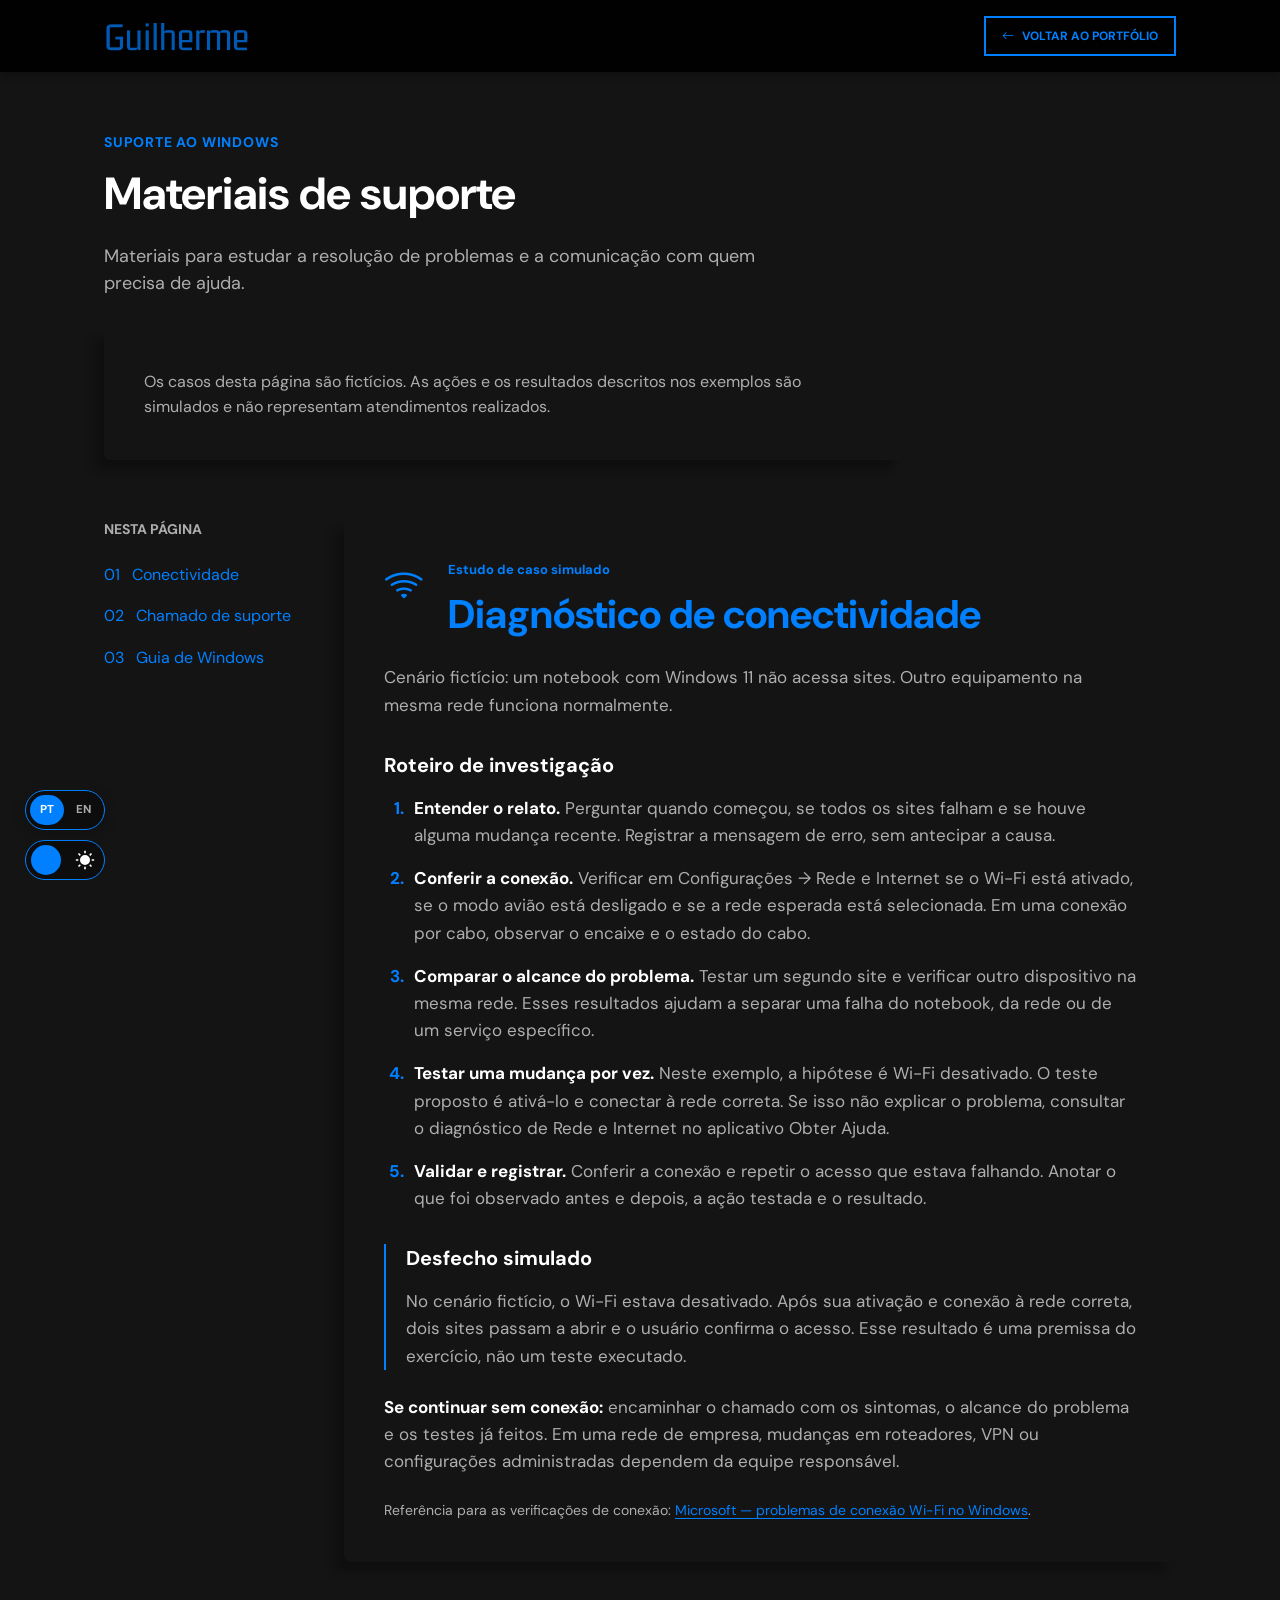
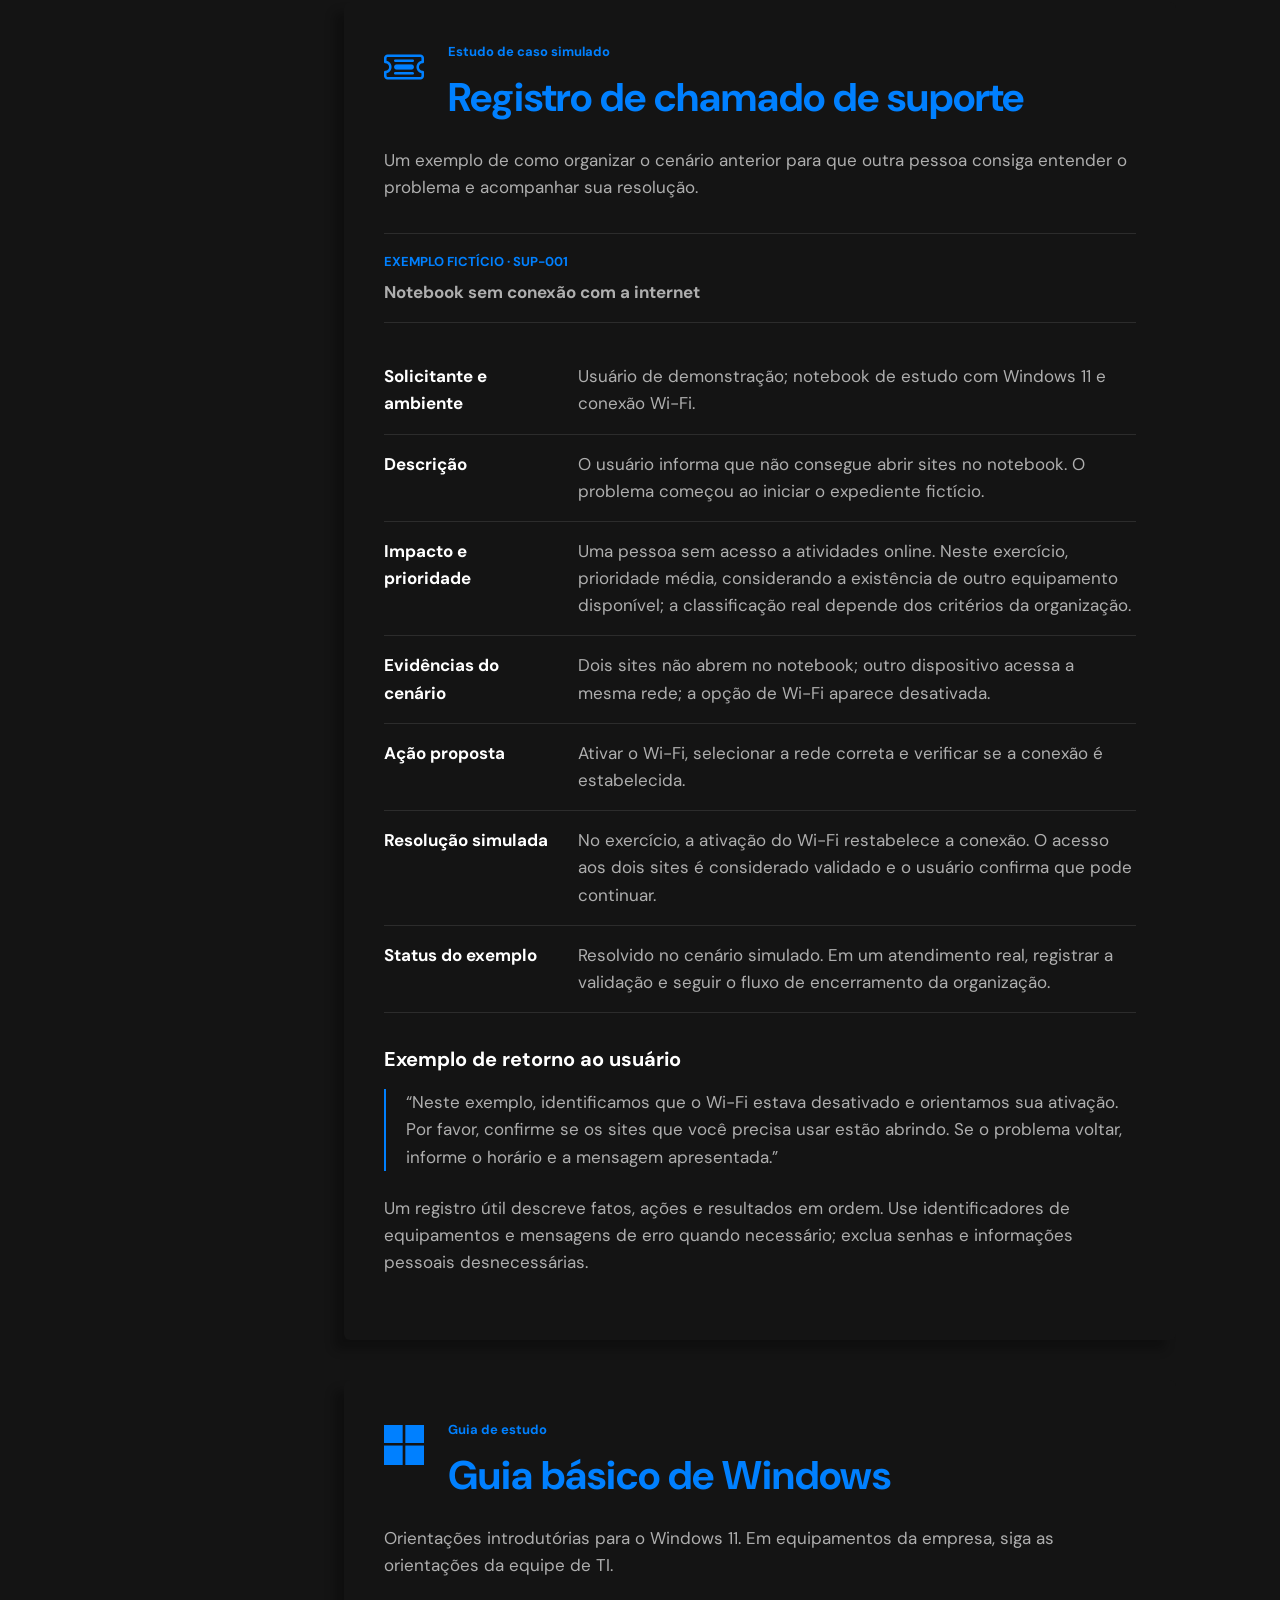
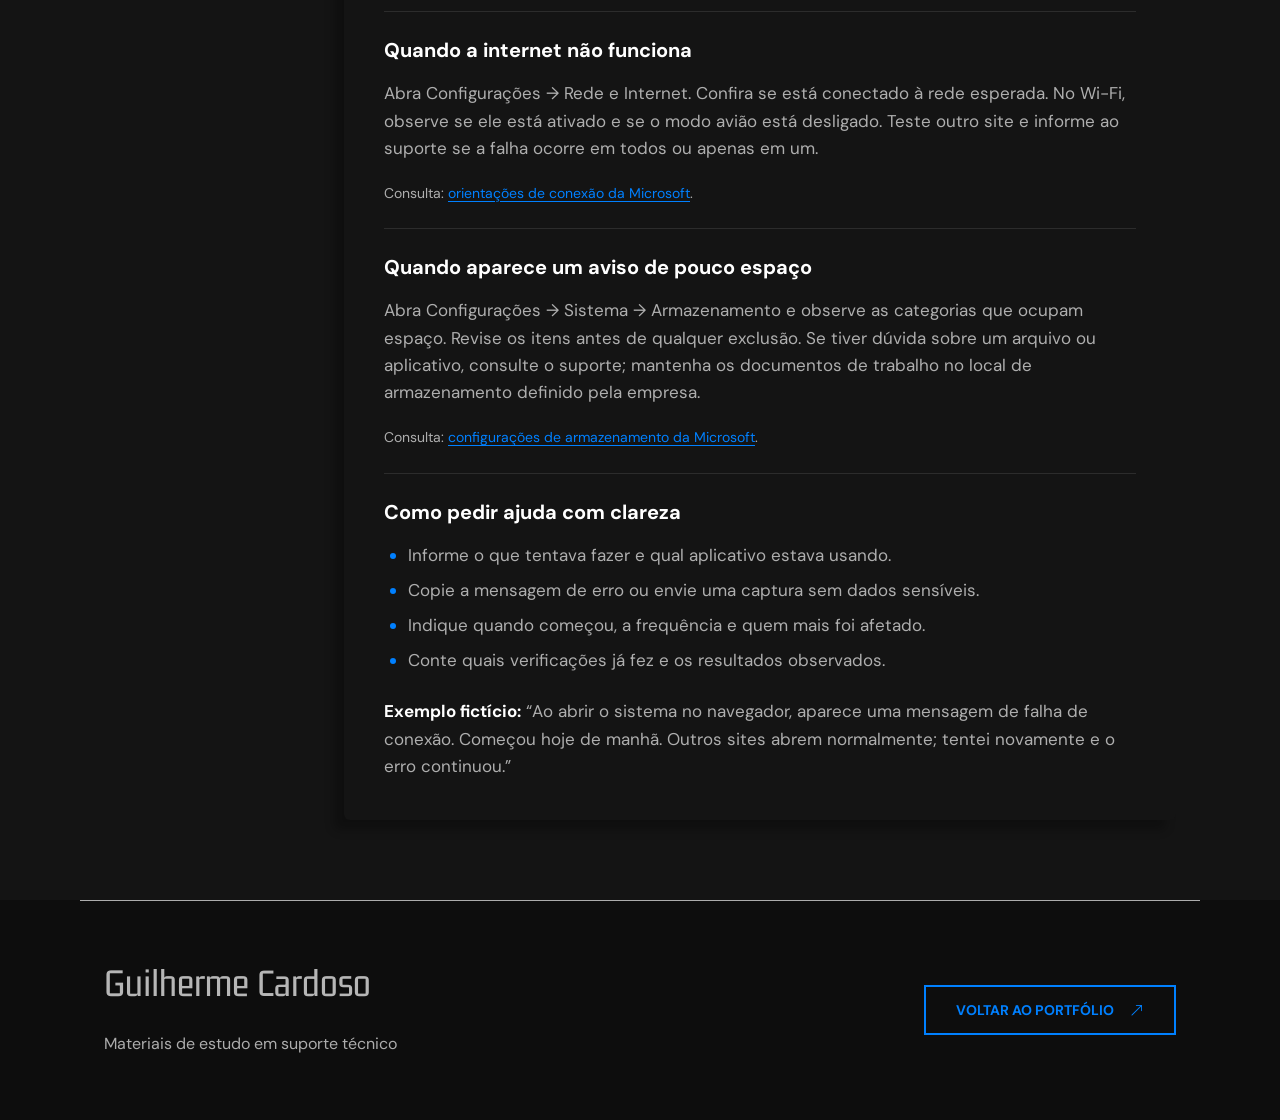
<file: materiais/suporte.html>
<!DOCTYPE html>
<html lang="pt-BR">
<head>
  <link rel="preconnect" href="https://fonts.googleapis.com" />
  <link rel="preconnect" href="https://fonts.gstatic.com" crossorigin />
  <meta charset="UTF-8" />
  <meta name="viewport" content="width=device-width, initial-scale=1.0" />
  <meta name="description" content="Materiais de estudo sobre suporte ao Windows: diagnóstico de conectividade, registro fictício de chamado e orientações ao usuário." />
  <title>Materiais de suporte ao Windows | Guilherme Cardoso</title>
  <link href="https://fonts.googleapis.com/css2?family=DM+Sans&family=Gemunu+Libre:wght@200&display=swap" rel="stylesheet" />
  <link rel="stylesheet" href="https://cdn.jsdelivr.net/npm/bootstrap-icons@1.11.1/font/bootstrap-icons.css" />
  <link rel="icon" href="../assets/icons/favicon.ico" />
  <link rel="stylesheet" href="../assets/css/style.css" />
  <link rel="stylesheet" href="../assets/css/materiais.css" />
  <script type="module" src="../assets/js/theme.js"></script>
  <script type="module" src="../assets/js/i18n.js"></script>
</head>
<body class="materials-page">
  <a class="skip-link" href="#conteudo">Pular para o conteúdo</a>
  <nav id="navigation" aria-label="Navegação do portfólio">
    <div class="wrapper">
      <a class="logo" href="../index.html">Guilherme</a>
      <a class="button materials-back" href="../index.html#support-materials"><i class="bi bi-arrow-left" aria-hidden="true"></i> Voltar ao portfólio</a>
    </div>
  </nav>

  <main id="conteudo" class="wrapper page-shell">
    <header class="page-intro">
      <h4>Suporte ao Windows</h4>
      <h1>Materiais de suporte</h1>
      <p class="section-intro">Materiais para estudar a resolução de problemas e a comunicação com quem precisa de ajuda.</p>
      <p class="portfolio-card study-notice">Os casos desta página são fictícios. As ações e os resultados descritos nos exemplos são simulados e não representam atendimentos realizados.</p>
    </header>

    <div class="content-layout">
      <aside class="contents-nav" aria-label="Conteúdo dos materiais">
        <p>NESTA PÁGINA</p>
        <a href="#conectividade"><span>01</span> Conectividade</a>
        <a href="#chamado"><span>02</span> Chamado de suporte</a>
        <a href="#windows"><span>03</span> Guia de Windows</a>
      </aside>

      <div class="materials">
        <section id="conectividade" class="portfolio-card material-section" aria-labelledby="conectividade-titulo">
          <div class="section-heading">
            <i class="bi bi-wifi material-icon" aria-hidden="true"></i>
            <header>
              <p class="badge">Estudo de caso simulado</p>
              <h2 id="conectividade-titulo">Diagnóstico de conectividade</h2>
            </header>
          </div>
          <p class="section-lead">Cenário fictício: um notebook com Windows 11 não acessa sites. Outro equipamento na mesma rede funciona normalmente.</p>
          <h3>Roteiro de investigação</h3>
          <ol class="steps">
            <li><strong>Entender o relato.</strong> Perguntar quando começou, se todos os sites falham e se houve alguma mudança recente. Registrar a mensagem de erro, sem antecipar a causa.</li>
            <li><strong>Conferir a conexão.</strong> Verificar em Configurações → Rede e Internet se o Wi-Fi está ativado, se o modo avião está desligado e se a rede esperada está selecionada. Em uma conexão por cabo, observar o encaixe e o estado do cabo.</li>
            <li><strong>Comparar o alcance do problema.</strong> Testar um segundo site e verificar outro dispositivo na mesma rede. Esses resultados ajudam a separar uma falha do notebook, da rede ou de um serviço específico.</li>
            <li><strong>Testar uma mudança por vez.</strong> Neste exemplo, a hipótese é Wi-Fi desativado. O teste proposto é ativá-lo e conectar à rede correta. Se isso não explicar o problema, consultar o diagnóstico de Rede e Internet no aplicativo Obter Ajuda.</li>
            <li><strong>Validar e registrar.</strong> Conferir a conexão e repetir o acesso que estava falhando. Anotar o que foi observado antes e depois, a ação testada e o resultado.</li>
          </ol>
          <div class="result-box">
            <h3>Desfecho simulado</h3>
            <p>No cenário fictício, o Wi-Fi estava desativado. Após sua ativação e conexão à rede correta, dois sites passam a abrir e o usuário confirma o acesso. Esse resultado é uma premissa do exercício, não um teste executado.</p>
          </div>
          <p class="practice-note"><strong>Se continuar sem conexão:</strong> encaminhar o chamado com os sintomas, o alcance do problema e os testes já feitos. Em uma rede de empresa, mudanças em roteadores, VPN ou configurações administradas dependem da equipe responsável.</p>
          <p class="source">Referência para as verificações de conexão: <a href="https://support.microsoft.com/pt-br/windows/experience/connectivity-networking/fix-wi-fi-connection-issues-in-windows" target="_blank" rel="noopener noreferrer">Microsoft — problemas de conexão Wi-Fi no Windows</a>.</p>
        </section>

        <section id="chamado" class="portfolio-card material-section" aria-labelledby="chamado-titulo">
          <div class="section-heading">
            <i class="bi bi-ticket-detailed material-icon" aria-hidden="true"></i>
            <header>
              <p class="badge">Estudo de caso simulado</p>
              <h2 id="chamado-titulo">Registro de chamado de suporte</h2>
            </header>
          </div>
          <p class="section-lead">Um exemplo de como organizar o cenário anterior para que outra pessoa consiga entender o problema e acompanhar sua resolução.</p>
          <div class="ticket-summary">
            <span>EXEMPLO FICTÍCIO · SUP-001</span>
            <p>Notebook sem conexão com a internet</p>
          </div>
          <dl class="ticket-fields">
            <div><dt>Solicitante e ambiente</dt><dd>Usuário de demonstração; notebook de estudo com Windows 11 e conexão Wi-Fi.</dd></div>
            <div><dt>Descrição</dt><dd>O usuário informa que não consegue abrir sites no notebook. O problema começou ao iniciar o expediente fictício.</dd></div>
            <div><dt>Impacto e prioridade</dt><dd>Uma pessoa sem acesso a atividades online. Neste exercício, prioridade média, considerando a existência de outro equipamento disponível; a classificação real depende dos critérios da organização.</dd></div>
            <div><dt>Evidências do cenário</dt><dd>Dois sites não abrem no notebook; outro dispositivo acessa a mesma rede; a opção de Wi-Fi aparece desativada.</dd></div>
            <div><dt>Ação proposta</dt><dd>Ativar o Wi-Fi, selecionar a rede correta e verificar se a conexão é estabelecida.</dd></div>
            <div><dt>Resolução simulada</dt><dd>No exercício, a ativação do Wi-Fi restabelece a conexão. O acesso aos dois sites é considerado validado e o usuário confirma que pode continuar.</dd></div>
            <div><dt>Status do exemplo</dt><dd>Resolvido no cenário simulado. Em um atendimento real, registrar a validação e seguir o fluxo de encerramento da organização.</dd></div>
          </dl>
          <h3>Exemplo de retorno ao usuário</h3>
          <blockquote>“Neste exemplo, identificamos que o Wi-Fi estava desativado e orientamos sua ativação. Por favor, confirme se os sites que você precisa usar estão abrindo. Se o problema voltar, informe o horário e a mensagem apresentada.”</blockquote>
          <p class="practice-note">Um registro útil descreve fatos, ações e resultados em ordem. Use identificadores de equipamentos e mensagens de erro quando necessário; exclua senhas e informações pessoais desnecessárias.</p>
        </section>

        <section id="windows" class="portfolio-card material-section" aria-labelledby="windows-titulo">
          <div class="section-heading">
            <i class="bi bi-microsoft material-icon" aria-hidden="true"></i>
            <header>
              <p class="badge">Guia de estudo</p>
              <h2 id="windows-titulo">Guia básico de Windows</h2>
            </header>
          </div>
          <p class="section-lead">Orientações introdutórias para o Windows 11. Em equipamentos da empresa, siga as orientações da equipe de TI.</p>
          <div class="guide-block">
            <h3>Quando a internet não funciona</h3>
            <p>Abra Configurações → Rede e Internet. Confira se está conectado à rede esperada. No Wi-Fi, observe se ele está ativado e se o modo avião está desligado. Teste outro site e informe ao suporte se a falha ocorre em todos ou apenas em um.</p>
            <p class="source">Consulta: <a href="https://support.microsoft.com/pt-br/windows/experience/connectivity-networking/fix-wi-fi-connection-issues-in-windows" target="_blank" rel="noopener noreferrer">orientações de conexão da Microsoft</a>.</p>
          </div>
          <div class="guide-block">
            <h3>Quando aparece um aviso de pouco espaço</h3>
            <p>Abra Configurações → Sistema → Armazenamento e observe as categorias que ocupam espaço. Revise os itens antes de qualquer exclusão. Se tiver dúvida sobre um arquivo ou aplicativo, consulte o suporte; mantenha os documentos de trabalho no local de armazenamento definido pela empresa.</p>
            <p class="source">Consulta: <a href="https://support.microsoft.com/pt-br/windows/experience/storage-filemanagement/storage-settings-in-windows" target="_blank" rel="noopener noreferrer">configurações de armazenamento da Microsoft</a>.</p>
          </div>
          <div class="guide-block">
            <h3>Como pedir ajuda com clareza</h3>
            <ul class="checklist">
              <li>Informe o que tentava fazer e qual aplicativo estava usando.</li>
              <li>Copie a mensagem de erro ou envie uma captura sem dados sensíveis.</li>
              <li>Indique quando começou, a frequência e quem mais foi afetado.</li>
              <li>Conte quais verificações já fez e os resultados observados.</li>
            </ul>
            <p class="message-example"><strong>Exemplo fictício:</strong> “Ao abrir o sistema no navegador, aparece uma mensagem de falha de conexão. Começou hoje de manhã. Outros sites abrem normalmente; tentei novamente e o erro continuou.”</p>
          </div>
        </section>
      </div>
    </div>
  </main>

  <footer>
    <div class="wrapper">
      <div class="col-a">
        <a class="logo" href="../index.html">Guilherme Cardoso</a>
        <p>Materiais de estudo em suporte técnico</p>
      </div>
      <div class="col-b">
        <a class="button" href="../index.html#support-materials">Voltar ao portfólio <i class="bi bi-arrow-up-right" aria-hidden="true"></i></a>
      </div>
    </div>
  </footer>

  <div id="toggle">
    <input type="checkbox" id="sw-checkbox" />
    <label for="sw-checkbox" title="Mudar tema">
      <svg xmlns="http://www.w3.org/2000/svg" viewBox="0 0 24 24" width="20" height="20">
        <path fill="none" d="M0 0h24v24H0z" />
        <path d="M11.38 2.019a7.5 7.5 0 1 0 10.6 10.6C21.662 17.854 17.316 22 12.001 22 6.477 22 2 17.523 2 12c0-5.315 4.146-9.661 9.38-9.981z" />
      </svg>
      <svg xmlns="http://www.w3.org/2000/svg" viewBox="0 0 24 24" width="20" height="20">
        <path fill="none" d="M0 0h24v24H0z" />
        <path d="M12 18a6 6 0 1 1 0-12 6 6 0 0 1 0 12zM11 1h2v3h-2V1zm0 19h2v3h-2v-3zM3.515 4.929l1.414-1.414L7.05 5.636 5.636 7.05 3.515 4.93zM16.95 18.364l1.414-1.414 2.121 2.121-1.414 1.414-2.121-2.121zm2.121-14.85l1.414 1.415-2.121 2.121-1.414-1.414 2.121-2.121zM5.636 16.95l1.414 1.414-2.121 2.121-1.414-1.414 2.121-2.121zM23 11v2h-3v-2h3zM4 11v2H1v-2h3z" fill="rgba(255,255,255,1)" />
      </svg>
    </label>
  </div>
</body>
</html>
</file>
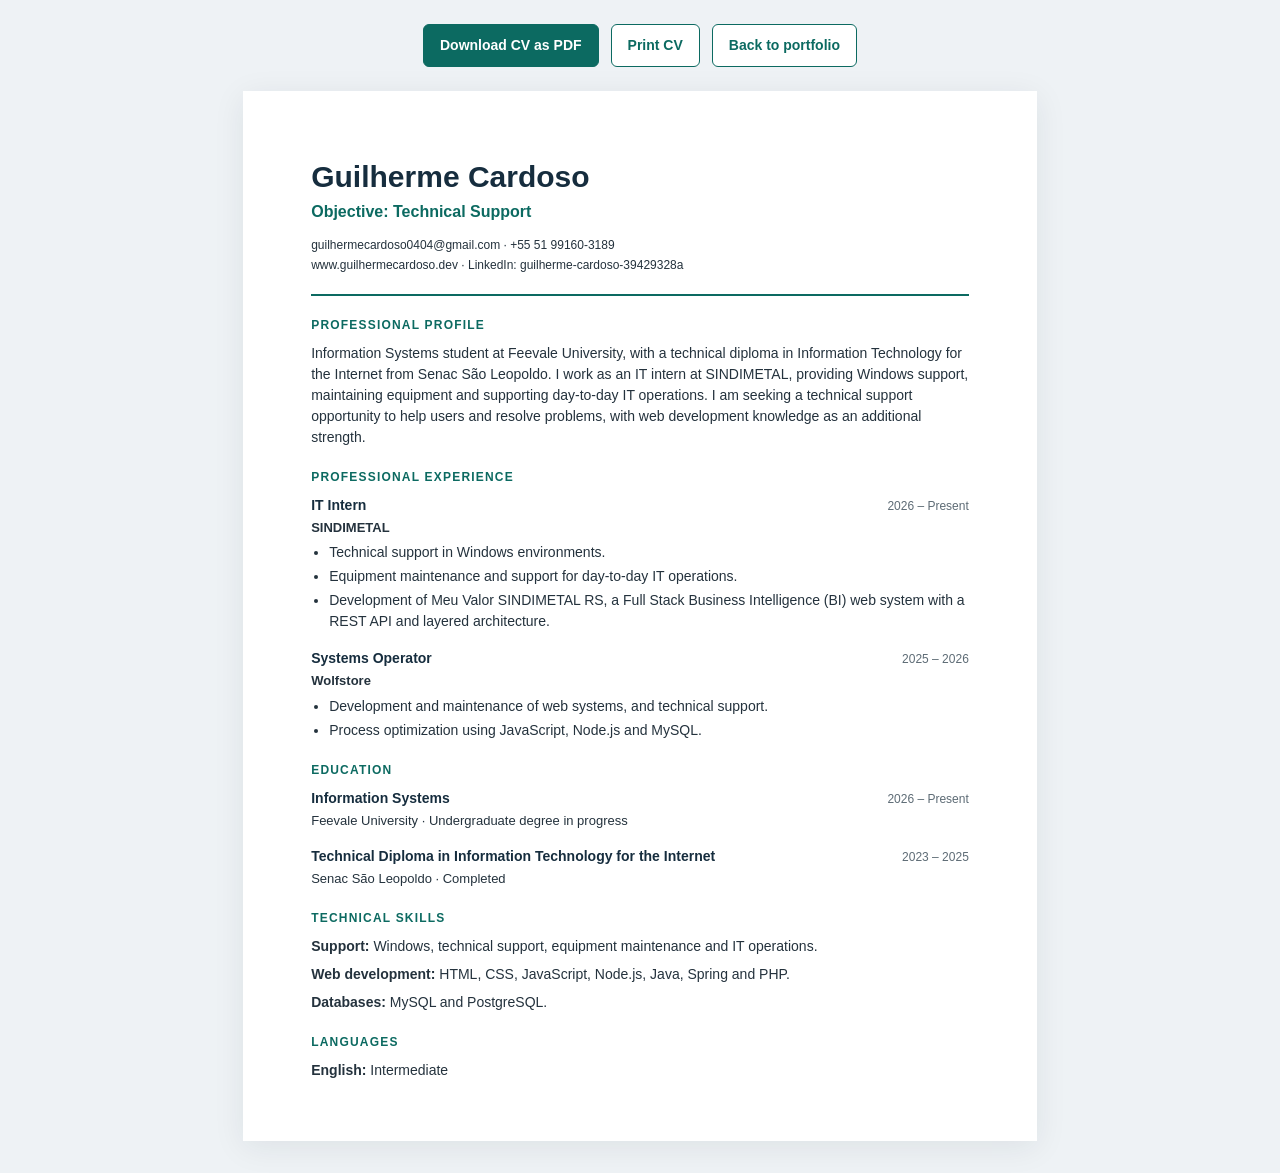
<file: assets/Curriculo/suporte-tecnico-en.html>
<!DOCTYPE html>
<html lang="en">
<head>
  <meta charset="UTF-8" />
  <meta name="viewport" content="width=device-width, initial-scale=1.0" />
  <meta name="description" content="Guilherme Cardoso's CV for technical support opportunities." />
  <title>Guilherme Cardoso — Technical Support CV</title>
  <style>
    * { box-sizing: border-box; }
    :root { color-scheme: light; }
    body {
      margin: 0;
      background: #eef2f5;
      color: #24323d;
      font: 14px/1.5 Arial, Helvetica, sans-serif;
    }
    .actions {
      display: flex;
      justify-content: center;
      gap: 12px;
      padding: 24px 16px;
      flex-wrap: wrap;
    }
    .actions a, .actions button {
      border: 1px solid #0c6a61;
      border-radius: 6px;
      padding: 10px 16px;
      background: #fff;
      color: #0c6a61;
      font: inherit;
      font-weight: 700;
      text-decoration: none;
      cursor: pointer;
    }
    .actions a:first-child { background: #0c6a61; color: #fff; }
    .actions a:hover, .actions button:hover { box-shadow: 0 0 0 2px #b6dbd6; }
    .actions a:focus-visible, .actions button:focus-visible {
      outline: 3px solid #477fc2;
      outline-offset: 3px;
    }
    main {
      max-width: 210mm;
      margin: 0 auto 32px;
      padding: 18mm 18mm 16mm;
      background: #fff;
      box-shadow: 0 6px 30px #14212f14;
    }
    header { padding-bottom: 18px; border-bottom: 2px solid #0c6a61; }
    h1 { margin: 0 0 5px; color: #162d3e; font-size: 30px; line-height: 1.2; }
    .objective { margin: 0 0 12px; color: #0c6a61; font-weight: 700; font-size: 16px; }
    address { font-style: normal; font-size: 12px; line-height: 1.65; }
    address p { margin: 0; }
    a { color: inherit; text-decoration: none; overflow-wrap: anywhere; }
    section { margin-top: 20px; break-inside: avoid; }
    h2 {
      margin: 0 0 9px;
      color: #0c6a61;
      font-size: 12px;
      letter-spacing: 1.2px;
      text-transform: uppercase;
    }
    p { margin: 0; }
    article + article { margin-top: 16px; }
    .entry-heading { display: flex; justify-content: space-between; gap: 16px; align-items: baseline; }
    h3 { margin: 0; color: #162d3e; font-size: 14px; }
    .dates { flex-shrink: 0; color: #5d6b75; font-size: 12px; }
    .organization { margin: 2px 0 5px; font-size: 13px; font-weight: 700; }
    ul { margin: 5px 0 0; padding-left: 18px; }
    li + li { margin-top: 3px; }
    .education .organization { margin-bottom: 0; font-weight: 400; }
    .skills p + p { margin-top: 7px; }
    @page { size: A4; margin: 0; }
    @media print {
      body { background: #fff; font-size: 10pt; -webkit-print-color-adjust: exact; print-color-adjust: exact; }
      .actions { display: none; }
      main { max-width: none; margin: 0; box-shadow: none; }
      a { color: inherit; }
    }
    @media screen and (max-width: 600px) {
      main { padding: 28px 24px; margin-bottom: 0; }
      h1 { font-size: 27px; }
      .entry-heading { display: block; }
      .dates { display: block; margin-top: 2px; }
    }
  </style>
</head>
<body>
  <nav class="actions" aria-label="CV actions">
    <a href="./Curriculo-suporte-en.pdf" download="Guilherme-Cardoso-Technical-Support-CV.pdf">Download CV as PDF</a>
    <button type="button" onclick="window.print()">Print CV</button>
    <a href="../../index.html#contact">Back to portfolio</a>
  </nav>
  <main>
    <header>
      <h1>Guilherme Cardoso</h1>
      <p class="objective">Objective: Technical Support</p>
      <address aria-label="Contact">
        <p><a href="mailto:guilhermecardoso0404@gmail.com">guilhermecardoso0404@gmail.com</a> · <a href="tel:+5551991603189">+55 51 99160-3189</a></p>
        <p><a href="https://www.guilhermecardoso.dev/">www.guilhermecardoso.dev</a> · <a href="https://www.linkedin.com/in/guilherme-cardoso-39429328a/">LinkedIn: guilherme-cardoso-39429328a</a></p>
      </address>
    </header>

    <section aria-labelledby="summary-title">
      <h2 id="summary-title">Professional Profile</h2>
      <p>Information Systems student at Feevale University, with a technical diploma in Information Technology for the Internet from Senac São Leopoldo. I work as an IT intern at SINDIMETAL, providing Windows support, maintaining equipment and supporting day-to-day IT operations. I am seeking a technical support opportunity to help users and resolve problems, with web development knowledge as an additional strength.</p>
    </section>

    <section aria-labelledby="experience-title">
      <h2 id="experience-title">Professional Experience</h2>
      <article>
        <div class="entry-heading">
          <h3>IT Intern</h3>
          <span class="dates">2026 – Present</span>
        </div>
        <p class="organization">SINDIMETAL</p>
        <ul>
          <li>Technical support in Windows environments.</li>
          <li>Equipment maintenance and support for day-to-day IT operations.</li>
          <li>Development of Meu Valor SINDIMETAL RS, a Full Stack Business Intelligence (BI) web system with a REST API and layered architecture.</li>
        </ul>
      </article>
      <article>
        <div class="entry-heading">
          <h3>Systems Operator</h3>
          <span class="dates">2025 – 2026</span>
        </div>
        <p class="organization">Wolfstore</p>
        <ul>
          <li>Development and maintenance of web systems, and technical support.</li>
          <li>Process optimization using JavaScript, Node.js and MySQL.</li>
        </ul>
      </article>
    </section>

    <section class="education" aria-labelledby="education-title">
      <h2 id="education-title">Education</h2>
      <article>
        <div class="entry-heading">
          <h3>Information Systems</h3>
          <span class="dates">2026 – Present</span>
        </div>
        <p class="organization">Feevale University · Undergraduate degree in progress</p>
      </article>
      <article>
        <div class="entry-heading">
          <h3>Technical Diploma in Information Technology for the Internet</h3>
          <span class="dates">2023 – 2025</span>
        </div>
        <p class="organization">Senac São Leopoldo · Completed</p>
      </article>
    </section>

    <section class="skills" aria-labelledby="skills-title">
      <h2 id="skills-title">Technical Skills</h2>
      <p><strong>Support:</strong> Windows, technical support, equipment maintenance and IT operations.</p>
      <p><strong>Web development:</strong> HTML, CSS, JavaScript, Node.js, Java, Spring and PHP.</p>
      <p><strong>Databases:</strong> MySQL and PostgreSQL.</p>
    </section>

    <section aria-labelledby="languages-title">
      <h2 id="languages-title">Languages</h2>
      <p><strong>English:</strong> Intermediate</p>
    </section>
  </main>
</body>
</html>
</file>
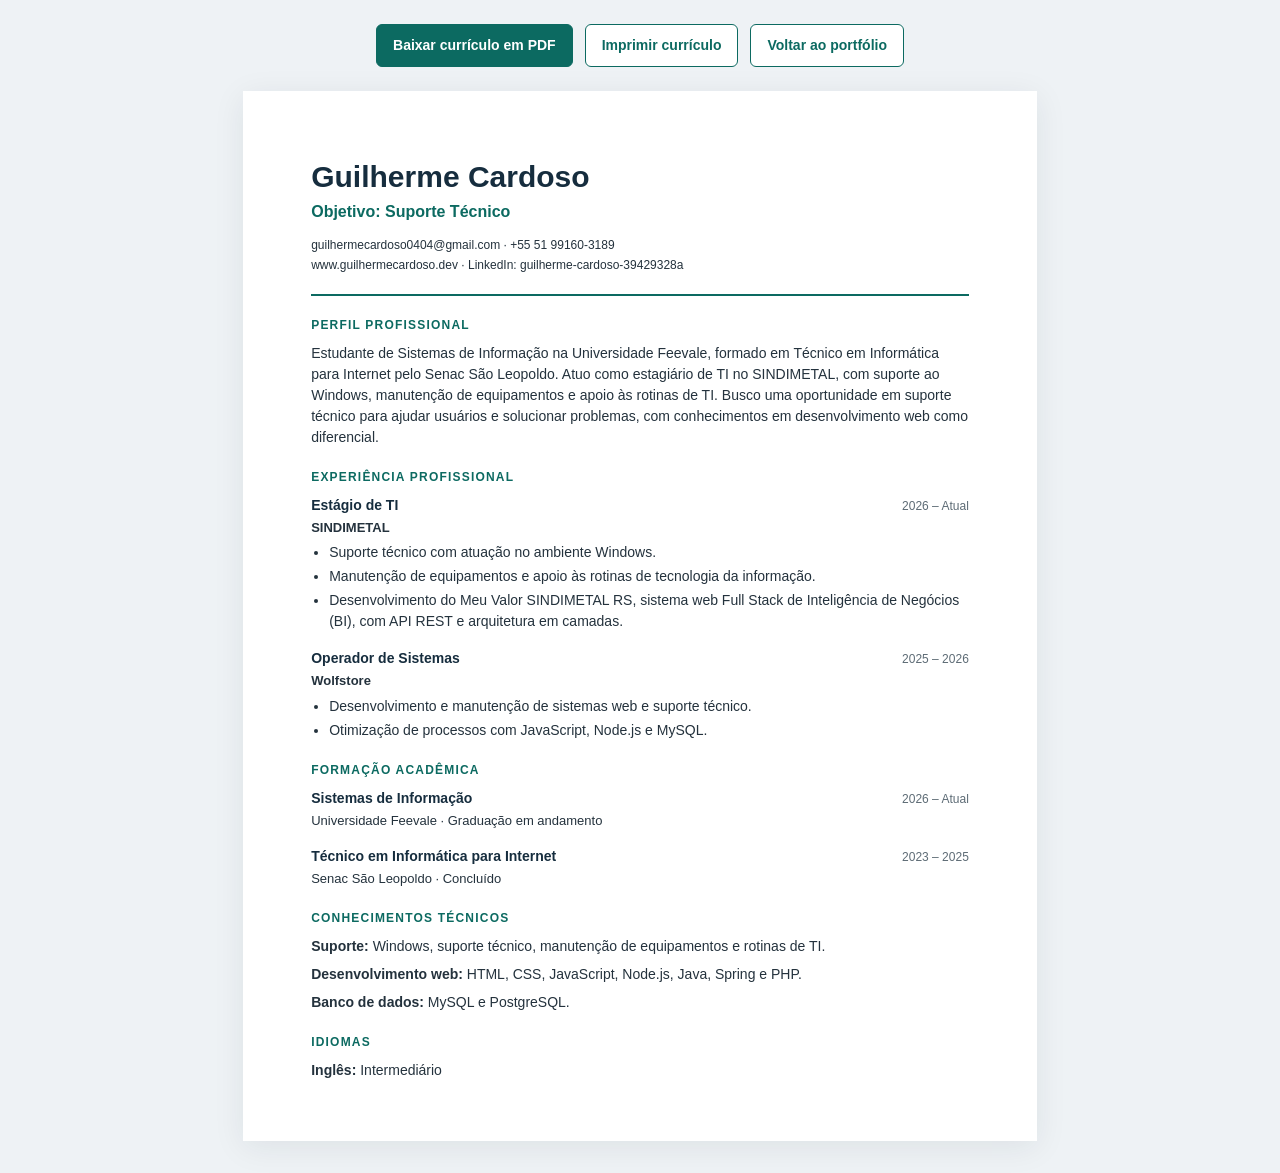
<file: assets/Curriculo/suporte-tecnico.html>
<!DOCTYPE html>
<html lang="pt-BR">
<head>
  <meta charset="UTF-8" />
  <meta name="viewport" content="width=device-width, initial-scale=1.0" />
  <meta name="description" content="Currículo de Guilherme Cardoso para oportunidades em suporte técnico." />
  <title>Guilherme Cardoso — Currículo de Suporte Técnico</title>
  <style>
    * { box-sizing: border-box; }
    :root { color-scheme: light; }
    body {
      margin: 0;
      background: #eef2f5;
      color: #24323d;
      font: 14px/1.5 Arial, Helvetica, sans-serif;
    }
    .actions {
      display: flex;
      justify-content: center;
      gap: 12px;
      padding: 24px 16px;
      flex-wrap: wrap;
    }
    .actions a, .actions button {
      border: 1px solid #0c6a61;
      border-radius: 6px;
      padding: 10px 16px;
      background: #fff;
      color: #0c6a61;
      font: inherit;
      font-weight: 700;
      text-decoration: none;
      cursor: pointer;
    }
    .actions a:first-child { background: #0c6a61; color: #fff; }
    .actions a:hover, .actions button:hover { box-shadow: 0 0 0 2px #b6dbd6; }
    .actions a:focus-visible, .actions button:focus-visible {
      outline: 3px solid #477fc2;
      outline-offset: 3px;
    }
    main {
      max-width: 210mm;
      margin: 0 auto 32px;
      padding: 18mm 18mm 16mm;
      background: #fff;
      box-shadow: 0 6px 30px #14212f14;
    }
    header { padding-bottom: 18px; border-bottom: 2px solid #0c6a61; }
    h1 { margin: 0 0 5px; color: #162d3e; font-size: 30px; line-height: 1.2; }
    .objective { margin: 0 0 12px; color: #0c6a61; font-weight: 700; font-size: 16px; }
    address { font-style: normal; font-size: 12px; line-height: 1.65; }
    address p { margin: 0; }
    a { color: inherit; text-decoration: none; overflow-wrap: anywhere; }
    section { margin-top: 20px; break-inside: avoid; }
    h2 {
      margin: 0 0 9px;
      color: #0c6a61;
      font-size: 12px;
      letter-spacing: 1.2px;
      text-transform: uppercase;
    }
    p { margin: 0; }
    article + article { margin-top: 16px; }
    .entry-heading { display: flex; justify-content: space-between; gap: 16px; align-items: baseline; }
    h3 { margin: 0; color: #162d3e; font-size: 14px; }
    .dates { flex-shrink: 0; color: #5d6b75; font-size: 12px; }
    .organization { margin: 2px 0 5px; font-size: 13px; font-weight: 700; }
    ul { margin: 5px 0 0; padding-left: 18px; }
    li + li { margin-top: 3px; }
    .education .organization { margin-bottom: 0; font-weight: 400; }
    .skills p + p { margin-top: 7px; }
    @page { size: A4; margin: 0; }
    @media print {
      body { background: #fff; font-size: 10pt; -webkit-print-color-adjust: exact; print-color-adjust: exact; }
      .actions { display: none; }
      main { max-width: none; margin: 0; box-shadow: none; }
      a { color: inherit; }
    }
    @media screen and (max-width: 600px) {
      main { padding: 28px 24px; margin-bottom: 0; }
      h1 { font-size: 27px; }
      .entry-heading { display: block; }
      .dates { display: block; margin-top: 2px; }
    }
  </style>
</head>
<body>
  <nav class="actions" aria-label="Ações do currículo">
    <a href="./Curriculo-suporte.pdf" download="Guilherme-Cardoso-Suporte-Tecnico.pdf">Baixar currículo em PDF</a>
    <button type="button" onclick="window.print()">Imprimir currículo</button>
    <a href="../../index.html#contact">Voltar ao portfólio</a>
  </nav>
  <main>
    <header>
      <h1>Guilherme Cardoso</h1>
      <p class="objective">Objetivo: Suporte Técnico</p>
      <address aria-label="Contato">
        <p><a href="mailto:guilhermecardoso0404@gmail.com">guilhermecardoso0404@gmail.com</a> · <a href="tel:+5551991603189">+55 51 99160-3189</a></p>
        <p><a href="https://www.guilhermecardoso.dev/">www.guilhermecardoso.dev</a> · <a href="https://www.linkedin.com/in/guilherme-cardoso-39429328a/">LinkedIn: guilherme-cardoso-39429328a</a></p>
      </address>
    </header>

    <section aria-labelledby="summary-title">
      <h2 id="summary-title">Perfil profissional</h2>
      <p>Estudante de Sistemas de Informação na Universidade Feevale, formado em Técnico em Informática para Internet pelo Senac São Leopoldo. Atuo como estagiário de TI no SINDIMETAL, com suporte ao Windows, manutenção de equipamentos e apoio às rotinas de TI. Busco uma oportunidade em suporte técnico para ajudar usuários e solucionar problemas, com conhecimentos em desenvolvimento web como diferencial.</p>
    </section>

    <section aria-labelledby="experience-title">
      <h2 id="experience-title">Experiência profissional</h2>
      <article>
        <div class="entry-heading">
          <h3>Estágio de TI</h3>
          <span class="dates">2026 – Atual</span>
        </div>
        <p class="organization">SINDIMETAL</p>
        <ul>
          <li>Suporte técnico com atuação no ambiente Windows.</li>
          <li>Manutenção de equipamentos e apoio às rotinas de tecnologia da informação.</li>
          <li>Desenvolvimento do Meu Valor SINDIMETAL RS, sistema web Full Stack de Inteligência de Negócios (BI), com API REST e arquitetura em camadas.</li>
        </ul>
      </article>
      <article>
        <div class="entry-heading">
          <h3>Operador de Sistemas</h3>
          <span class="dates">2025 – 2026</span>
        </div>
        <p class="organization">Wolfstore</p>
        <ul>
          <li>Desenvolvimento e manutenção de sistemas web e suporte técnico.</li>
          <li>Otimização de processos com JavaScript, Node.js e MySQL.</li>
        </ul>
      </article>
    </section>

    <section class="education" aria-labelledby="education-title">
      <h2 id="education-title">Formação acadêmica</h2>
      <article>
        <div class="entry-heading">
          <h3>Sistemas de Informação</h3>
          <span class="dates">2026 – Atual</span>
        </div>
        <p class="organization">Universidade Feevale · Graduação em andamento</p>
      </article>
      <article>
        <div class="entry-heading">
          <h3>Técnico em Informática para Internet</h3>
          <span class="dates">2023 – 2025</span>
        </div>
        <p class="organization">Senac São Leopoldo · Concluído</p>
      </article>
    </section>

    <section class="skills" aria-labelledby="skills-title">
      <h2 id="skills-title">Conhecimentos técnicos</h2>
      <p><strong>Suporte:</strong> Windows, suporte técnico, manutenção de equipamentos e rotinas de TI.</p>
      <p><strong>Desenvolvimento web:</strong> HTML, CSS, JavaScript, Node.js, Java, Spring e PHP.</p>
      <p><strong>Banco de dados:</strong> MySQL e PostgreSQL.</p>
    </section>

    <section aria-labelledby="languages-title">
      <h2 id="languages-title">Idiomas</h2>
      <p><strong>Inglês:</strong> Intermediário</p>
    </section>
  </main>
</body>
</html>
</file>
<file: assets/css/style.css>
* {
  margin: 0;
  padding: 0;
  box-sizing: border-box;

  font-family: "DM Sans", sans-serif;
}

:root {
  --hue: 210;
  --primary-color: hsl(var(--hue), 100%, 50%);
  --primary-hover: hsl(var(--hue), 100%, 40%);
  --button-hover-text: #fff;
  --secundary-color: hsl(0, 0%, 5%);
  --third-color: hsla(0, 0%, 100%, 0.1);
  --bg-color: hsl(0, 0%, 8%);

  --headline: hsl(0, 0%, 100%);
  --paragraph: hsla(0, 0%, 100%, 0.658);
  --paragraph-2: hsl(calc(var(--hue) + 10), 14%, 97%);

  font-size: 62.5%;

  --nav-height: 7.2rem;
}

html {
  scroll-behavior: smooth;
}

html,
body {
  width: 100%;
  height: 100%;
}

body {
  font-size: 1.6rem;
  text-align: center;

  overflow: overlay;

  background-color: var(--bg-color);
}

body.light-mode {
  --secundary-color: rgb(229, 229, 229);
  --third-color: hwb(0 48% 52% / 0.356);
  --bg-color: rgb(241, 241, 241);

  --headline: hsl(0, 0%, 0%);
  --paragraph: rgb(32, 32, 32);
  --paragraph-2: hsl(calc(var(--hue) + 10), 14%, 3%);
}

::-webkit-scrollbar {
  width: 0.8rem;
}

::-webkit-scrollbar-track {
  border-radius: 1rem;
  background: var(--bg-color);
}

::-webkit-scrollbar-thumb {
  border-radius: 1rem;
  background: var(--paragraph);
}

.wrapper {
  width: min(50rem, 100%);

  margin-inline: auto;
  padding-inline: 2.4rem;
}

ul {
  list-style: none;
}

a {
  text-decoration: none;
}

img {
  max-width: 100%;
  color: var(--paragraph);
}

section {
  padding-block: 10rem;
  padding-inline: 2rem;
}

section h4 {
  font-size: 1.4rem;
  font-weight: 700;
  line-height: 150%;
  letter-spacing: 0.08rem;
  color: var(--primary-color);
  text-transform: uppercase;

  margin-bottom: 1.6rem;
}

section h4 a {
  color: var(--primary-color);
}

section header h2 {
  font-size: 3rem;
  line-height: 3.9rem;

  color: var(--primary-color);
}

section h3 {
  color: var(--headline);
}

section p,
section span {
  font-weight: 400;
  font-size: 1.7rem;
  line-height: 130%;

  color: var(--paragraph);
}

.button {
  background: none;
  border: 0.2rem solid var(--primary-color);

  margin-bottom: 6rem;
  padding: 1.4rem 3rem;

  width: fit-content;

  color: var(--primary-color);
  font-size: 1.4rem;
  font-weight: 700;
  text-transform: uppercase;
  text-decoration: none;

  display: flex;
  align-items: center;
  justify-content: center;
  gap: 1.6rem;

  position: relative;

  transition: 400ms;
}

body.light-mode .button,
body.light-mode #home h4 {
  filter: brightness(0.8);
}

.button:hover {
  color: var(--button-hover-text);
  background-color: var(--primary-hover);
  border: 0.2rem solid var(--primary-hover);
  cursor: pointer;
}

body.light-mode .button:hover {
  filter: none;
}

/* LOADING SCREEN */

#loading-screen {
  position: fixed;
  top: 0;
  left: 0;
  width: 100%;
  height: 100%;
  background: var(--bg-color);
  display: flex;
  justify-content: center;
  align-items: center;
  z-index: 9999;
  transition: opacity 0.5s, visibility 0.5s;
}

#loading-screen.hidden {
  opacity: 0;
  visibility: hidden;
}

.loader {
  width: 50px;
  height: 50px;
  border: 5px solid var(--third-color);
  border-top: 5px solid var(--primary-color);
  border-radius: 50%;
  animation: spin 1s linear infinite;
}

@keyframes spin {
  0% { transform: rotate(0deg); }
  100% { transform: rotate(360deg); }
}

/* SOCIAL LINKS */

.social-links {
  display: flex;
  align-items: center;
  justify-content: center;
  gap: 2.5rem;
}

.social-links li {
  height: 3rem;
}

.social-links svg {
  margin-top: 0.3rem;
  transition: 300ms;
}

.social-links li:nth-child(2) svg {
  width: 2.7rem;
  height: 2.7rem;
}

.social-links svg:hover {
  margin-top: 0;
  margin-bottom: 0.3rem;
}

body .social-links li svg path {
  transition: 200ms;
}

body nav#navigation .social-links li:nth-child(1) svg:hover path,
body .social-links li:nth-child(1) svg:hover path {
  stroke: #ff377a;
}

body .social-links li:nth-child(2) svg:hover path:nth-child(2),
body nav#navigation .social-links li:nth-child(2) svg:hover path:nth-child(2) {
  fill: #fff;
}

body.light-mode .social-links li:nth-child(2) svg:hover path:nth-child(2),
body.light-mode
  nav#navigation
  .social-links
  li:nth-child(2)
  svg:hover
  path:nth-child(2) {
  fill: #000;
}

body .social-links li:nth-child(3) svg:hover path:nth-child(2),
body nav#navigation .social-links li:nth-child(3) svg:hover path:nth-child(2) {
  fill: #0a66c2;
}

body .social-links li:nth-child(4) svg:hover path:nth-child(2),
body nav#navigation .social-links li:nth-child(4) svg:hover path:nth-child(2) {
  fill: #00abf0;
}

/* == == */

:is(#projects, #support-materials) .card circle {
  fill: var(--secundary-color);
}

#backToTopButton circle {
  fill: var(--primary-color);
}

#contact li path,
#navigation button.open-menu path[stroke*="#00856F"] {
  stroke: var(--primary-color);
}

#navigation.scroll button.open-menu path[stroke*="#00856F"] {
  stroke: var(--paragraph-2);
}

/*===== NAVIGATION ===================================*/

nav {
  width: 100vw;
  height: var(--nav-height);

  display: flex;

  position: fixed;
  top: 0;
  z-index: 100;
  
  background: rgba(0, 0, 0, 0.95);
  backdrop-filter: blur(1rem);
  -webkit-backdrop-filter: blur(1rem);
  box-shadow: 0 2px 10px rgba(0, 0, 0, 0.3);
}

body.light-mode nav {
  background: rgba(241, 241, 241, 0.95);
  box-shadow: 0 2px 10px rgba(0, 0, 0, 0.1);
}

nav .wrapper {
  display: flex;
  align-items: center;
  justify-content: space-between;
}

nav.scroll {
  background: rgba(0, 0, 0, 0.95);
  backdrop-filter: blur(1rem);
  -webkit-backdrop-filter: blur(1rem);
  box-shadow: 0 2px 10px rgba(0, 0, 0, 0.3);
}

body.light-mode nav.scroll {
  background: rgba(241, 241, 241, 0.95);
  box-shadow: 0 2px 10px rgba(0, 0, 0, 0.1);
}

/* LOGO */

a.logo {
  font-family: "Gemunu Libre", sans-serif;
  font-size: 3rem;
  opacity: 0.7;
}

nav#navigation a.logo {
  color: var(--primary-color);
}

body.light-mode nav#navigation a.logo,
body.light-mode footer a.logo {
  font-weight: bold;
}

footer a.logo,
nav#navigation.scroll a.logo,
body.menu-expanded nav#navigation a.logo,
body.light-mode.menu-expanded nav#navigation.scroll a.logo {
  color: #fff;
}

body.menu-expanded nav#navigation a.logo {
  opacity: 1;
}

body.light-mode nav#navigation a.logo {
  filter: brightness(0.8);
}

body.light-mode footer a.logo,
body.light-mode nav#navigation.scroll a.logo {
  color: #000;
}

/* == == */

nav#navigation .menu ul li a {
  color: #fff;
}

nav button {
  background: none;
  border: none;
  cursor: pointer;
}

nav .menu,
nav .close-menu {
  position: fixed;
}

/*===== MENU-EXPANDED ==========================================*/

body.menu-expanded {
  overflow: hidden;
}

body.menu-expanded nav#navigation.scroll {
  background: none;
  backdrop-filter: none;
}

.menu,
.close-menu,
body.menu-expanded .open-menu {
  opacity: 0;
  visibility: hidden;
}

body.menu-expanded .menu,
body.menu-expanded .close-menu {
  opacity: 1;
  visibility: visible;
}

.menu {
  transform: translateX(100%);
}

body.menu-expanded .menu,
body.menu-expanded nav.scroll .menu {
  top: 0;
  left: 0;

  background: rgba(0, 0, 0, 0.98);
  backdrop-filter: blur(2rem);
  -webkit-backdrop-filter: blur(2rem);

  width: 100vw;
  height: 100vh;

  padding-top: var(--nav-height);

  transition: transform 400ms cubic-bezier(0.4, 0, 0.2, 1);
  transform: translateX(0);
  
  display: flex;
  flex-direction: column;
  justify-content: center;
  align-items: center;
}

.menu ul:nth-child(1) {
  display: flex;
  flex-direction: column;
  gap: 4rem;

  margin: 0;
  padding: 0;

  font-weight: 700;
  font-size: 2.4rem;
  line-height: 3.5rem;
  text-align: center;
}

.menu ul:nth-child(1) li {
  opacity: 0;
  transform: translateY(20px);
  animation: menuItemFadeIn 0.5s forwards;
}

.menu ul:nth-child(1) li:nth-child(1) { animation-delay: 0.1s; }
.menu ul:nth-child(1) li:nth-child(2) { animation-delay: 0.2s; }
.menu ul:nth-child(1) li:nth-child(3) { animation-delay: 0.3s; }
.menu ul:nth-child(1) li:nth-child(4) { animation-delay: 0.4s; }
.menu ul:nth-child(1) li:nth-child(5) { animation-delay: 0.5s; }
.menu ul:nth-child(1) li:nth-child(6) { animation-delay: 0.6s; }

@keyframes menuItemFadeIn {
  to {
    opacity: 1;
    transform: translateY(0);
  }
}

.menu ul:nth-child(1) li a {
  padding: 1rem 2rem;
  display: inline-block;
  transition: all 300ms;
  position: relative;
}

.menu ul:nth-child(1) li a::after {
  content: '';
  position: absolute;
  bottom: 0;
  left: 50%;
  transform: translateX(-50%);
  width: 0;
  height: 3px;
  background: var(--primary-color);
  transition: width 300ms;
}

.menu ul:nth-child(1) li a:hover::after {
  width: 80%;
}

.menu ul:nth-child(1) li a:hover {
  color: var(--primary-color);
  transform: scale(1.05);
}

body.menu-expanded nav .logo,
body.menu-expanded button {
  position: relative;
  z-index: 100;
}

body.menu-expanded button path {
  stroke: white;
}

.menu .social-links {
  margin-top: 6rem;
  opacity: 0;
  animation: menuItemFadeIn 0.5s 0.5s forwards;
}

.menu .social-links svg {
  width: 3rem;
  height: 3rem;
  transition: all 300ms;
}

.menu .social-links li:nth-child(2) svg {
  width: 3.5rem;
  height: 3.5rem;
}

.menu .social-links svg:hover {
  transform: translateY(-5px) scale(1.2);
}

/*===== HOME ===================================*/

#home {
  height: 100vh;
  min-height: calc(60rem + var(--nav-height));
  padding-block: 0;
  padding-top: var(--nav-height);

  background-color: var(--secundary-color);

  display: flex;
  align-items: center;
  position: relative;
  overflow: hidden;
}

#particles-canvas {
  position: absolute;
  top: 0;
  left: 0;
  width: 100%;
  height: 100%;
  z-index: 1;
  pointer-events: none;
}

#home .wrapper {
  height: 53rem;

  display: flex;
  flex-direction: column;
  align-items: center;
  justify-content: center;
  gap: 6rem;

  position: relative;
  z-index: 2;
}

#home h1 {
  font-size: 4.5rem;
  color: var(--headline);
  line-height: 110%;

  margin-bottom: 1rem;
}

#home p {
  display: inline-flex;

  font-size: 1.8rem;
  line-height: 150%;
  font-weight: bold;

  margin-bottom: 3.2rem;
}

#home .content .hero-role {
  display: block;
  color: var(--primary-color);
  margin-bottom: 1.6rem;
}

#home .content .hero-summary {
  display: block;
  max-width: 48rem;
  font-size: 1.7rem;
  font-weight: 400;
  line-height: 1.6;
}

#home .line {
  border-right: 0.2rem solid var(--primary-color);
  white-space: nowrap;
  overflow: hidden;
}

#home .typing {
  animation: line-typing 500ms steps(40) infinite normal,
    typing 2s steps(40) 1.4s normal backwards;
}

@keyframes typing {
  from {
    width: 0;
  }
  to {
    width: 27.5rem;
  }
}

@keyframes line-typing {
  from {
    border-right-color: var(--primary-color);
  }
  to {
    border-right-color: transparent;
  }
}

#home .button {
  margin-inline: auto;
}

#home .col-b {
  display: flex;
  flex-direction: column;
  align-items: center;
  gap: 2rem;
  position: relative;
}

#home .computer-wrapper {
  position: relative;
  width: 40rem;
  animation: flutuar 3s infinite backwards;
}

#home .computer-img {
  width: 100%;
  display: block;
}

#home .tech-icons-flying {
  position: absolute;
  top: 30%;
  left: 50%;
  transform: translateX(-50%);
  width: 100%;
  height: 100%;
}

#home .tech-icon {
  position: absolute;
  font-size: 3rem;
  opacity: 0;
  animation: flyOut 3s infinite;
}

#home .html-icon {
  color: #E34F26;
  left: 40%;
  animation-delay: 0s;
}

#home .css-icon {
  color: #1572B6;
  left: 50%;
  animation-delay: 0.6s;
}

#home .js-icon {
  color: #F7DF1E;
  left: 45%;
  animation-delay: 1.2s;
}

#home .java-icon {
  color: #F89820;
  left: 52%;
  animation-delay: 1.8s;
}

#home .react-icon {
  color: #61DAFB;
  left: 55%;
  animation-delay: 2.2s;
}

#home .db-icon {
  color: #4479A1;
  left: 48%;
  animation-delay: 2.6s;
}

@keyframes flyOut {
  0% {
    top: 30%;
    opacity: 0;
    transform: translateX(-50%) scale(0.5);
  }
  20% {
    opacity: 1;
  }
  100% {
    top: -50%;
    opacity: 0;
    transform: translateX(-50%) scale(1.2) rotate(15deg);
  }
}

@keyframes flutuar {
  0% {
    transform: translateY(2rem);
  }
  50% {
    transform: translateY(-2rem);
  }
  100% {
    transform: translateY(2rem);
  }
}

/*===== ABOUT =================================================*/

#about {
  text-align: left;
}

#about .content p {
  margin-block: 2.4rem;
}

#about .content a {
  text-decoration: none;
  color: var(--paragraph);
  font-weight: bold;
}

#about .col-a {
  margin-bottom: 6rem;
}

#about .col-b {
  text-align: left;
}

#about img {
  width: 38rem;

  border-radius: 2rem;
  box-shadow: 0 0 2rem black;

  transition: 600ms;
  filter: grayscale(30%) brightness(0.9);
}

#about img:hover {
  filter: grayscale(0%) brightness(1);
}

/*===== EXPERIENCE TIMELINE =================================================*/

#experience {
  background-color: var(--bg-color);
}

#experience header {
  margin-bottom: 6rem;
}

#experience .timeline {
  position: relative;
  max-width: 80rem;
  margin: 0 auto;
}

#experience .timeline::before {
  content: '';
  position: absolute;
  left: 2rem;
  top: 0;
  bottom: 0;
  width: 0.3rem;
  background: var(--primary-color);
}

#experience .timeline-item {
  position: relative;
  padding-left: 6rem;
  margin-bottom: 4rem;
}

#experience .timeline-dot {
  position: absolute;
  left: 1.1rem;
  top: 0.5rem;
  width: 1.8rem;
  height: 1.8rem;
  background: var(--primary-color);
  border: 0.4rem solid var(--bg-color);
  border-radius: 50%;
  box-shadow: 0 0 0 0.3rem var(--primary-color);
  z-index: 1;
}

#experience .timeline-content {
  background: var(--secundary-color);
  padding: 2.5rem;
  border-radius: 1rem;
  box-shadow: -0.5rem 0.5rem 2rem rgba(0, 0, 0, 0.2);
  transition: transform 400ms, box-shadow 400ms;
  text-align: left;
}

#experience .timeline-content:hover {
  transform: translateX(1rem);
  box-shadow: 0 1rem 2.5rem rgba(0, 123, 255, 0.2);
}

#experience .timeline-date {
  display: inline-block;
  padding: 0.5rem 1.2rem;
  background: var(--primary-color);
  color: #fff;
  border-radius: 2rem;
  font-size: 1.3rem;
  font-weight: bold;
  margin-bottom: 1rem;
}

#experience .timeline-content h3 {
  font-size: 2.2rem;
  color: var(--headline);
  margin-bottom: 0.5rem;
}

#experience .timeline-content h4 {
  font-size: 1.6rem;
  color: var(--primary-color);
  margin-bottom: 1.5rem;
  font-weight: normal;
}

#experience .timeline-content p {
  margin-bottom: 1.5rem;
  line-height: 1.6;
}

#experience .experience-tasks {
  padding-left: 1.8rem;
  margin-bottom: 2rem;
  list-style: disc;
  color: var(--paragraph);
  line-height: 1.6;
}

#experience .experience-tasks li + li {
  margin-top: 0.6rem;
}

#experience .tech-tags {
  display: flex;
  flex-wrap: wrap;
  gap: 1rem;
}

#experience .tech-tag {
  display: inline-block;
  padding: 0.5rem 1.2rem;
  background: var(--third-color);
  color: var(--paragraph);
  border-radius: 0.5rem;
  font-size: 1.3rem;
  font-weight: 500;
  transition: background 300ms;
}

#experience .tech-tag:hover {
  background: var(--primary-color);
  color: #fff;
}

/*===== PROJECTS ===============================================*/

:is(#projects, #support-materials) {
  background-color: var(--secundary-color);
}

:is(#projects, #support-materials) header {
  margin-bottom: 6rem;
}

:is(#projects, #support-materials) header h2 {
  margin-bottom: 1.6rem;
}

:is(#projects, #support-materials) .cards {
  display: grid;
  grid-template-columns: repeat(1, 1fr);
  gap: 3.2rem;
}

:is(#projects, #support-materials) .card,
.portfolio-card {
  padding: 4rem;
  background: var(--bg-color);

  border-radius: 0.6rem;
  box-shadow: -1rem 1rem 1rem rgba(0, 0, 0, 0.267);

  display: flex;
  flex-direction: column;
  align-items: center;
  gap: 2.5rem;

  transition: 400ms;
}

:is(#projects, #support-materials) .card:hover,
.portfolio-card:hover {
  background: var(--third-color);
}

:is(#projects, #support-materials) .section-intro {
  max-width: 70rem;
  margin-inline: auto;
  line-height: 1.6;
}

:is(#projects, #support-materials) .material-icon {
  font-size: 5rem;
  color: var(--primary-color);
}

:is(#projects, #support-materials) .project-icon {
  font-size: 8rem;
  color: var(--primary-color);
}

:is(#projects, #support-materials) .material-label {
  font-size: 1.3rem;
  font-weight: 700;
  color: var(--primary-color);
}

:is(#projects, #support-materials) .card .material-link {
  margin: auto 0 0;
  max-width: 100%;
}

:is(#projects, #support-materials) a:focus-visible,
#contact a:focus-visible {
  outline: 0.2rem solid var(--primary-color);
  outline-offset: 0.5rem;
}

:is(#projects, #support-materials) .card:focus-within > .img-wrapper .buttons {
  visibility: visible;
  opacity: 1;
  pointer-events: auto;
}

:is(#projects, #support-materials) .card .img-wrapper {
  width: 100%;
  position: relative;
  min-height: 24rem;

  display: flex;
  align-items: center;
  justify-content: center;
}

:is(#projects, #support-materials) .card img {
  width: 100%;
  max-width: 26rem;
  height: 16rem;
  object-fit: contain;
  border-radius: 0.6rem;
  filter: drop-shadow(0 1.4rem 2.4rem rgba(0, 0, 0, 0.24));

  transition: 300ms;
}

:is(#projects, #support-materials) .card:hover > .img-wrapper img {
  filter: opacity(0.45) drop-shadow(0 1.4rem 2.4rem rgba(0, 0, 0, 0.24));
}

:is(#projects, #support-materials) .card .buttons {
  visibility: visible;
  opacity: 0;
  pointer-events: none;

  position: absolute;
  left: 0;
  right: 0;
  top: 50%;
  transform: translateY(-50%);

  display: flex;
  justify-content: center;
  gap: 1rem;

  transition: 400ms;
}

:is(#projects, #support-materials) .card:hover > .img-wrapper .buttons {
  visibility: visible;
  opacity: 1;
  pointer-events: auto;
}

:is(#projects, #support-materials) .card .buttons a svg {
  width: 4rem;
  height: 4rem;
}

:is(#projects, #support-materials) .card .buttons a svg path:nth-child(2) {
  fill: #000;
  transition: 200ms;
}

:is(#projects, #support-materials) .card .buttons a:hover svg path:nth-child(2) {
  fill: #fff;
}

:is(#projects, #support-materials) .card .buttons a {
  background: #fff;
  border-radius: 50%;

  width: 6rem;
  height: 6rem;

  display: flex;
  justify-content: center;
  align-items: center;

  transition: 500ms;
}

:is(#projects, #support-materials) .card .buttons a:hover {
  background-color: #000;
  cursor: pointer;
}

:is(#projects, #support-materials) .card .buttons a:hover > svg {
  fill: #fff;
}

:is(#projects, #support-materials) .card:nth-child(8) svg path:nth-child(2) {
  fill: var(--paragraph);
}

:is(#projects, #support-materials) .button {
  margin: 6rem auto 0;
}

/*===== KNOWLEDGE ===============================================*/

#knowledge header h2 {
  margin-bottom: 6rem;
}

#knowledge .cards {
  display: flex;
  flex-direction: column;
  gap: 3.2rem;
}

#knowledge .card {
  padding: 2.8rem;
  text-align: left;

  background: var(--secundary-color);

  border-radius: 0.6rem;
  box-shadow: -1rem 1rem 1rem rgba(0, 0, 0, 0.267);

  transition: all 400ms;
}

#knowledge .card:hover {
  background: var(--third-color);
  transform: translateY(-0.5rem);
  box-shadow: 0 1rem 2rem rgba(0, 123, 255, 0.2);
}

#knowledge .card h3 {
  margin-block: 1.6rem;
}

#knowledge .card img {
  width: 10rem;
}

/*===== TESTIMONIALS ===============================================*/

#testimonials {
  background-color: var(--secundary-color);
}

#testimonials header {
  margin-bottom: 6rem;
  text-align: center;
}

#testimonials header p {
  margin-top: 1rem;
  font-size: 1.8rem;
}

#testimonials .testimonials-slider {
  display: grid;
  grid-template-columns: repeat(auto-fit, minmax(30rem, 1fr));
  gap: 3rem;
  margin-bottom: 6rem;
}

#testimonials .testimonial-card {
  background: var(--bg-color);
  padding: 3rem;
  border-radius: 1rem;
  box-shadow: -0.5rem 0.5rem 2rem rgba(0, 0, 0, 0.2);
  transition: transform 400ms, box-shadow 400ms;
  text-align: left;
}

#testimonials .testimonial-card:hover {
  transform: translateY(-1rem);
  box-shadow: 0 1rem 2.5rem rgba(0, 123, 255, 0.3);
}

#testimonials .quote-icon {
  margin-bottom: 2rem;
  opacity: 0.3;
}

#testimonials .testimonial-text {
  font-size: 1.6rem;
  line-height: 1.8;
  color: var(--paragraph);
  margin-bottom: 2rem;
  font-style: italic;
}

#testimonials .testimonial-author {
  display: flex;
  align-items: center;
  gap: 1.5rem;
  padding-top: 2rem;
  border-top: 0.1rem solid var(--third-color);
}

#testimonials .author-info h4 {
  font-size: 1.7rem;
  color: var(--headline);
  margin-bottom: 0.5rem;
}

#testimonials .author-info span {
  font-size: 1.4rem;
  color: var(--primary-color);
}

#testimonials .certifications {
  margin-top: 6rem;
}

#testimonials .certifications h3 {
  text-align: center;
  font-size: 3rem;
  color: var(--primary-color);
  margin-bottom: 4rem;
}

#testimonials .cert-grid {
  display: grid;
  grid-template-columns: repeat(auto-fit, minmax(25rem, 1fr));
  gap: 2.5rem;
}

#testimonials .cert-item {
  background: var(--bg-color);
  padding: 2.5rem;
  border-radius: 1rem;
  text-align: center;
  box-shadow: -0.5rem 0.5rem 1.5rem rgba(0, 0, 0, 0.2);
  transition: all 400ms;
}

#testimonials .cert-item:hover {
  transform: translateY(-0.5rem) scale(1.02);
  box-shadow: 0 1rem 2rem rgba(0, 123, 255, 0.2);
}

#testimonials .cert-item i {
  margin-bottom: 1.5rem;
}

#testimonials .cert-item p {
  font-size: 1.6rem;
  font-weight: bold;
  color: var(--headline);
  margin-bottom: 0.8rem;
}

#testimonials .cert-item span {
  font-size: 1.4rem;
  color: var(--paragraph);
}

/*===== CONTACT ===============================================*/

#contact {
  text-align: left;
  background-color: var(--secundary-color);
}

#contact .col-a {
  display: flex;
  flex-direction: column;
  align-items: center;

  margin-bottom: 2rem;
}

#contact .col-a .content {
  display: flex;
  flex-direction: column;
  align-items: center;
}

#contact header {
  margin-bottom: 3.2rem;
}

#contact ul {
  margin-bottom: 2rem;
}

#contact ul a,
#about .content a:nth-child(2) {
  width: fit-content;

  text-decoration: none;

  display: flex;
  align-items: center;
  gap: 1rem;

  padding: 1rem;
  border-radius: 0.8rem;

  transition: 300ms;
}

#contact ul a {
  color: var(--paragraph);
}

#contact ul a i {
  color: var(--primary-color);
}

#contact ul a:hover {
  background: var(--third-color);
}

#contact a path {
  transition: 400ms;
}

#contact a.button path {
  fill: var(--primary-color);
}

#contact a.button:hover path {
  fill: #fff;
}

#contact .col-b {
  height: 38rem;

  display: flex;
  flex-direction: column;
  align-items: center;
  justify-content: center;
  gap: 2rem;
}

#contact .phone-illustration {
  animation: flutuar 2.5s infinite backwards;
}

#contact .curriculo-button {
  width: 17.5rem;
  height: 5.6rem;
  margin-bottom: 1.2rem;
}

#contact .curriculo-button i {
  font-size: 2rem;
  color: var(--primary-color);
  transition: 400ms;
}

#contact .curriculo-button:hover i {
  color: #fff;
}

/*===== FOOTER ===============================================*/

footer {
  background-color: var(--secundary-color);

  text-align: left;
  color: var(--paragraph);
}

footer .wrapper {
  padding-block: 6rem;
  border-top: 0.1rem solid var(--paragraph);
}

footer .logo {
  display: inline-block;
  margin-bottom: 2.4rem;
  opacity: 0.6;
}

footer a img:nth-child(2),
body.light-mode footer a img:nth-child(1) {
  display: none;
}

body.light-mode footer a img:nth-child(2) {
  display: initial;
}

footer p {
  line-height: 2;

  margin-bottom: 3.2rem;
}

footer .social-links {
  justify-content: flex-start;
}

footer .social-links li:nth-child(1) svg path {
  stroke: var(--paragraph-2);
}

footer .social-links li:nth-child(2) svg path:nth-child(2),
footer .social-links li:nth-child(3) svg path:nth-child(2),
footer .social-links li:nth-child(4) svg path:nth-child(2) {
  fill: var(--paragraph-2);
}

/*===== SWITCH MODE TOGGLE =====================================*/

#toggle {
  display: flex;

  position: fixed;
  bottom: 2rem;
  left: 2.5rem;
}

#toggle input {
  position: absolute;
  visibility: hidden;
}

#toggle label {
  width: 8rem;
  height: 4rem;

  background-color: var(--secundary-color);
  border: 0.1rem solid var(--primary-color);
  border-radius: 5rem;

  display: flex;
  align-items: center;
  justify-content: space-around;
}

#toggle label:hover {
  cursor: pointer;
}

#toggle label::before {
  content: "";
  display: block;

  width: 3rem;
  height: 3rem;

  background-color: var(--primary-color);
  border-radius: 50%;

  position: absolute;
  bottom: 0.5rem;
  left: 0.6rem;
  transform: translateX(0);

  transition: 500ms;
}

#toggle input:checked + label::before {
  transform: translateX(3.8rem);
}

/*===== BACK TO TOP BUTTON =====================================*/

#backToTopButton {
  position: fixed;
  bottom: 1.5rem;
  right: 2.5rem;

  opacity: 0;
  visibility: hidden;

  transition: 200ms;
  transform: translateY(100%);
}

#backToTopButton.show {
  opacity: 1;
  visibility: visible;

  transform: translateY(0);
}

/*===== RESPONSIVO (DESKTOP) ====================================*/

@media (min-width: 1024px) {
  /*===== GERAL =======================================*/

  body {
    overflow: auto;
  }

  .wrapper {
    width: min(112rem, 100%);
    display: grid;
  }

  section {
    padding-block: 13rem;
  }

  body section h2 {
    font-size: 4rem;
    line-height: 5.2rem;
  }

  .col-a {
    grid-area: A;
  }

  .col-b {
    grid-area: B;
  }

  /*===== NAVEGATION ==================================*/

  /*Reset*/
  nav#navigation .wrapper * {
    margin: 0;
    padding: 0;
    visibility: initial;
    display: initial;
    opacity: initial;
    flex-direction: initial;
    position: initial;
    font-size: initial;
    transform: initial;
    color: initial;
    background-color: initial;
    font-weight: initial;
    filter: initial;
  }

  nav#navigation a.logo,
  footer a.logo {
    font-size: 4rem;
    opacity: 0.7;
  }

  nav#navigation .close-menu,
  nav#navigation .open-menu {
    display: none;
  }

  nav#navigation .menu {
    display: flex;
    align-items: center;
    justify-content: space-between;

    flex: 1;
    min-width: 0;
    gap: 2.4rem;
    width: auto;
  }

  nav#navigation .wrapper {
    gap: 3.2rem;
  }

  nav#navigation .menu ul:nth-child(1) {
    display: flex;
    align-items: center;
    gap: 1.8rem;
  }

  nav#navigation .menu ul li a {
    color: var(--primary-color);
    opacity: 0.7;
    position: relative;
    display: inline-block;
    white-space: nowrap;

    transition: opacity 0.4s;
  }

  body.light-mode nav#navigation .menu ul li a {
    opacity: 1;
  }

  nav#navigation.scroll .menu ul li a {
    color: var(--paragraph-2);
    opacity: 0.6;
  }

  nav#navigation .menu ul:nth-child(1) li {
    width: auto;
    color: var(--paragraph);
  }

  nav#navigation .menu ul li a.active,
  nav#navigation .menu ul li a:hover {
    opacity: 1;
    font-weight: 700;
  }

  nav#navigation.scroll .menu ul li a.active,
  nav#navigation.scroll .menu ul li a:hover {
    opacity: 1;
  }

  nav#navigation .menu ul:nth-child(1) li a::after {
    content: "";
    width: 0%;
    height: 2px;
    background-color: var(--primary-color);

    position: absolute;
    bottom: -2rem;
    left: 50%;
    transform: translateX(-50%);

    transition: width 0.2s;
  }

  nav#navigation.scroll .menu ul li a::after {
    background-color: var(--paragraph-2);
  }

  nav#navigation .menu ul li a:hover::after,
  nav#navigation .menu ul li a.active::after {
    width: 100%;
  }

  nav#navigation.scroll .menu a.button:hover,
  nav#navigation.scroll .menu a.button.active {
    background-color: var(--primary-color);
    filter: brightness(1.3);
    border: none;
  }

  nav#navigation .social-links {
    display: flex;
    flex-direction: row;
    gap: 1.5rem;
  }

  nav#navigation .social-links li:nth-child(1) svg path {
    stroke: var(--primary-color);
  }

  nav#navigation .social-links li:nth-child(2) svg path:nth-child(2),
  nav#navigation .social-links li:nth-child(3) svg path:nth-child(2),
  nav#navigation .social-links li:nth-child(4) svg path:nth-child(2) {
    fill: var(--primary-color);
  }

  nav#navigation.scroll .social-links li:nth-child(1) svg path {
    stroke: var(--paragraph-2);
  }

  nav#navigation.scroll .social-links li:nth-child(2) svg path:nth-child(2),
  nav#navigation.scroll .social-links li:nth-child(3) svg path:nth-child(2),
  nav#navigation.scroll .social-links li:nth-child(4) svg path:nth-child(2) {
    fill: var(--paragraph-2);
  }

  nav#navigation .social-links svg {
    margin-top: 0.3rem;
    transition: 300ms;
  }

  nav#navigation .social-links svg:hover {
    margin-top: 0;
    margin-bottom: 0.3rem;
  }

  nav#navigation .social-links li svg path {
    transition: 200ms;
  }

  nav#navigation.scroll .social-links li:nth-child(1) svg:hover path {
    stroke: #ff377a;
  }

  nav#navigation.scroll
    .social-links
    li:nth-child(2)
    svg:hover
    path:nth-child(2) {
    fill: #fff;
  }

  nav#navigation.scroll
    .social-links
    li:nth-child(3)
    svg:hover
    path:nth-child(2) {
    fill: #0a66c2;
  }

  nav#navigation.scroll
    .social-links
    li:nth-child(4)
    svg:hover
    path:nth-child(2) {
    fill: #00abf0;
  }

  /*===== HOME ========================================*/

  #home {
    padding-top: var(--nav-height);
  }

  #home .wrapper {
    flex-direction: row;
    justify-content: space-between;

    grid-template-columns: repeat(2, 1fr);
    grid-template-areas: "A B";
  }

  #home .col-a {
    text-align: left;
    align-self: center;
  }

  #home h1 {
    font-size: 6rem;
  }

  #home .content p {
    font-size: 2.5rem;
  }

  #home .button {
    margin: 0;
  }

  #home .wrapper::before {
    width: 40rem;
    height: 40rem;

    right: 3rem;
    bottom: 7rem;
  }

  #home img {
    width: 42rem;
  }

  @keyframes typing {
    from {
      width: 0;
    }
    to {
      width: 38rem;
    }
  }

  /*===== ABOUT =======================================*/

  #about .wrapper {
    grid-template-columns: 48rem 1fr;
    grid-template-areas: "B A";

    gap: 6.7rem;
  }

  #about .col-a {
    align-self: center;
  }

  #about .col-b {
    text-align: center;
  }

  #about img:hover {
    scale: 1.07;
  }

  /*===== STATS =======================================*/
  
  #stats .stats-grid {
    grid-template-columns: repeat(4, 1fr);
  }

  /*===== EXPERIENCE ==================================*/
  
  #experience .timeline::before {
    left: 50%;
    transform: translateX(-50%);
  }
  
  #experience .timeline-item {
    width: 50%;
    padding-left: 0;
    padding-right: 4rem;
  }
  
  #experience .timeline-item:nth-child(even) {
    margin-left: 50%;
    padding-left: 4rem;
    padding-right: 0;
  }
  
  #experience .timeline-dot {
    left: auto;
    right: -0.9rem;
  }
  
  #experience .timeline-item:nth-child(even) .timeline-dot {
    right: auto;
    left: -0.9rem;
  }
  
  #experience .timeline-content:hover {
    transform: translateX(0) scale(1.02);
  }

  /*===== PROJECTS ====================================*/

  :is(#projects, #support-materials) {
    background-color: var(--secundary-color);
  }

  :is(#projects, #support-materials) h2 {
    width: 49.7rem;
    margin-inline: auto;
  }

  :is(#projects, #support-materials) .cards {
    display: grid;
    grid-template-columns: repeat(3, 1fr);
    gap: 4rem;
  }

  :is(#projects, #support-materials) h3 {
    height: 5rem;
  }

  /*===== KNOWLEDGE =====================================*/

  #knowledge h2 {
    width: 49.7rem;
    margin-inline: auto;
  }

  #knowledge .cards {
    flex-direction: row;
    flex-wrap: wrap;
    gap: 4rem;
  }

  #knowledge .card {
    width: 30%;
    flex-grow: 1;
  }

  /*===== CONTACT =====================================*/

  #contact .wrapper {
    grid-template-columns: 1fr 57.5rem;
    grid-template-areas: "A B";
  }

  #contact .col-a {
    display: flex;
    flex-direction: column;
    justify-content: center;

    margin-bottom: 0;
  }

  #contact .col-a .content {
    align-items: flex-start;
  }

  #contact .col-b {
    text-align: center;
  }

  /*===== FOOTER ======================================*/

  footer .wrapper {
    grid-template-columns: 1fr 1fr;
    grid-template-areas: "A B";
  }

  footer .col-a {
    align-self: center;
  }

  footer .col-b {
    align-self: center;
  }

  footer p {
    margin-bottom: 0;
  }

  footer .social-links {
    justify-content: flex-end;
  }
}

/*===== TABLET & MEDIUM SCREENS ==================================*/
@media (max-width: 768px) {
  #home h4 {
    font-size: 1.8rem;
  }
  
  #home h1 {
    font-size: 4.5rem;
  }
  
  #home p {
    font-size: 2rem;
  }
  
  #home .computer-wrapper {
    max-width: 38rem;
  }
  
  #about .wrapper {
    grid-template-columns: 1fr;
    gap: 3rem;
  }
  
  #about img {
    margin: 0 auto;
    max-width: 35rem;
  }
  
  #experience .timeline-item {
    padding-left: 5rem;
  }
  
  #experience .timeline-content h3 {
    font-size: 2rem;
  }
  
  #experience .timeline-content h4 {
    font-size: 1.5rem;
  }
  
  :is(#projects, #support-materials) .cards {
    grid-template-columns: 1fr;
    gap: 3rem;
  }
  
  #knowledge .cards {
    grid-template-columns: repeat(2, 1fr);
  }
}

@media (max-width: 500px) {
  /*===== GERAL ==================================*/

  section h4 {
    font-size: 1.2rem;
  }

  body section h2 {
    font-size: 2.2rem;
  }

  section h3 {
    font-size: 1.4rem;
  }

  section p,
  section span,
  footer p {
    font-size: 1.3rem;
  }

  .button {
    padding: 1rem 2rem;
    font-size: 1.2rem;
  }

  /*===== NAVEGATION ==================================*/

  nav#navigation button svg {
    width: 3rem;
    height: 3rem;
  }

  /*===== MENU-EXPANDED ==================================*/

  body.menu-expanded .menu ul:nth-child(1) {
    font-size: 2rem;
    gap: 3.5rem;
  }

  body.menu-expanded .menu .social-links svg,
  footer svg {
    width: 2.5rem;
    height: 2.5rem;
  }

  body.menu-expanded .menu .social-links li:nth-child(2) svg,
  footer .social-links li:nth-child(2) svg {
    width: 3rem;
    height: 3rem;
  }

  /*===== HOME ==================================*/
  
  #particles-canvas {
    opacity: 0.5;
  }

  #home h1 {
    font-size: 3.4rem;
  }

  #home h4 {
    font-size: 1.5rem;
  }

  #home p {
    font-size: 1.6rem;
  }
  
  #home .computer-wrapper {
    width: 100%;
    max-width: 30rem;
  }
  
  #home .tech-icon {
    font-size: 2rem !important;
  }
  
  #home .line {
    white-space: normal;
    border-right: none;
  }
  
  #home .typing {
    animation: none;
  }

  /*===== ABOUT ==================================*/
  
  #about img {
    width: 100% !important;
    max-width: 30rem !important;
  }

  #about .content a:nth-child(2) {
    font-size: 1.4rem;
  }
  
  /*===== EXPERIENCE ==================================*/
  
  #experience .timeline::before {
    left: 1rem;
  }
  
  #experience .timeline-item {
    padding-left: 4rem;
  }
  
  #experience .timeline-dot {
    left: 0.2rem;
    width: 1.5rem;
    height: 1.5rem;
  }
  
  #experience .timeline-content {
    padding: 1.8rem;
  }
  
  #experience .timeline-content h3 {
    font-size: 1.8rem;
  }
  
  #experience .timeline-content h4 {
    font-size: 1.4rem;
  }
  
  #experience .timeline-date {
    font-size: 1.1rem;
    padding: 0.4rem 1rem;
  }
  
  #experience .tech-tags {
    gap: 0.6rem;
  }
  
  #experience .tech-tag {
    font-size: 1.1rem;
    padding: 0.4rem 0.9rem;
  }

  /*===== PROJECTS ==================================*/

  :is(#projects, #support-materials) .card {
    padding: 2rem;
  }

  :is(#projects, #support-materials) .card img {
    height: 15rem;
  }

  :is(#projects, #support-materials) .card .buttons a {
    width: 5rem;
    height: 5rem;
  }

  :is(#projects, #support-materials) .card .buttons a svg {
    width: 3rem;
    height: 3rem;
  }

  /*===== CONTACT ==================================*/

  #contact ul a {
    font-size: 1.3rem;
  }

  #contact .col-b img {
    width: 10rem;
  }

  #contact .col-b::after {
    width: 10rem;
    height: 3rem;
  }
}

@media (max-width: 410px) {
  #home .wrapper::before {
    width: 24rem;
    height: 24rem;
    bottom: -0.5rem;
  }
  
  #home h1 {
    font-size: 3rem;
  }
  
  #experience .timeline-item {
    padding-left: 3.5rem;
  }
  
  #experience .timeline-content {
    padding: 1.5rem;
  }
  
  #knowledge .cards {
    grid-template-columns: 1fr;
  }
}

@media (max-width: 320px) {
  /*===== GERAL ==================================*/

  .wrapper {
    padding-inline: 2rem;
  }

  /*===== HOME ==================================*/

  #home .wrapper::before {
    width: 20rem;
    height: 20rem;
    bottom: 2rem;
  }

  #home h4 {
    font-size: 1.4rem;
  }
  
  #home h1 {
    font-size: 3rem;
  }

  #home p {
    font-size: 1.4rem;
  }

  #home .line {
    white-space: initial;
  }

  @keyframes typing {
    from {
      width: 0;
    }
    to {
      width: 100%;
    }
  }

  /*===== ABOUT ==================================*/

  #about .content a:nth-child(2) {
    font-size: 1.2rem;
  }
  
  /*===== EXPERIENCE ==================================*/
  
  #experience .timeline::before {
    left: 0.8rem;
  }
  
  #experience .timeline-item {
    padding-left: 3rem;
  }
  
  #experience .timeline-dot {
    left: 0;
    width: 1.2rem;
    height: 1.2rem;
  }
  
  #experience .timeline-content {
    padding: 1.3rem;
  }
  
  #experience .timeline-content h3 {
    font-size: 1.6rem;
  }
  
  #experience .timeline-content h4 {
    font-size: 1.2rem;
  }
  
  #experience .timeline-date {
    font-size: 1rem;
    padding: 0.3rem 0.8rem;
  }
  
  #experience .tech-tag {
    font-size: 1rem;
    padding: 0.3rem 0.7rem;
  }
}

@media (max-width: 250px) {
  /*===== GERAL ==================================*/

  .wrapper {
    padding-inline: 1rem;
  }

  body section h2 {
    font-size: 2rem;
  }

  section h3 {
    font-size: 1.2rem;
  }

  section p,
  section span,
  footer p {
    font-size: 1.1rem;
  }

  .button {
    padding: 0.8rem 1.6rem;
    font-size: 1rem;
    gap: 0.6rem;
  }

  .social-links {
    gap: 1.5rem;
  }

  nav#navigation a.logo,
  footer a.logo {
    font-size: 2.5rem;
  }

  /*===== HOME ==================================*/

  #home h1 {
    font-size: 2.9rem;
  }

  #home p {
    font-size: 1.2rem;
  }

  #home .wrapper::before {
    width: 15rem;
    height: 15rem;

    bottom: 3.5rem;
  }

  /*===== PROJECTS ==================================*/

  :is(#projects, #support-materials) .card {
    padding: 1.8rem;
  }

  :is(#projects, #support-materials) .card .buttons {
    flex-direction: column;
    left: 50%;
    right: auto;
    transform: translate(-50%, -50%);
  }

  :is(#projects, #support-materials) .card .buttons a {
    width: 4rem;
    height: 4rem;
  }

  /*===== CONTACT ==================================*/

  #contact ul a {
    font-size: 1.1rem;
  }

  #contact svg {
    width: 1.8rem;
    height: 1.8rem;
  }

  #contact .col-b img {
    width: 9rem;
  }

  #contact .col-b::after {
    width: 9rem;
    height: 2rem;
  }
}

@media (max-width: 1023px) and (max-height: 700px) {
  body.menu-expanded .menu,
  body.menu-expanded nav.scroll .menu {
    justify-content: flex-start;
    overflow-y: auto;
    padding-bottom: 2.4rem;
  }

  body.menu-expanded .menu > ul {
    flex-shrink: 0;
  }

  body.menu-expanded .menu ul:nth-child(1) {
    gap: 1.6rem;
  }

  body.menu-expanded .menu .social-links {
    margin-top: 3.2rem;
  }
}
</file>
<file: assets/css/materiais.css>
.materials-page {
  text-align: left;
  color: var(--headline);
}

.materials-page a:focus-visible {
  outline: 0.2rem solid var(--primary-color);
  outline-offset: 0.5rem;
}

.materials-page .skip-link {
  position: fixed;
  z-index: 120;
  top: -8rem;
  left: 2.4rem;
  padding: 1.4rem 2rem;
  background: var(--secundary-color);
  color: var(--primary-color);
}

.materials-page .skip-link:focus { top: 1rem; }
.materials-page #navigation .wrapper { gap: 1.6rem; }

.materials-page #navigation .materials-back {
  display: flex;
  align-items: center;
  justify-content: center;
  color: var(--primary-color);
  font-weight: 700;
  margin: 0;
  padding: 1rem 1.6rem;
  gap: 0.8rem;
  font-size: 1.2rem;
}

.materials-page #navigation .materials-back i {
  color: inherit;
  font-size: inherit;
}

.materials-page #navigation .materials-back:hover {
  color: var(--button-hover-text);
  background-color: var(--primary-hover);
  border-color: var(--primary-hover);
}

.materials-page .page-shell {
  display: block;
  padding-top: calc(var(--nav-height) + 6rem);
  padding-bottom: 8rem;
}

.materials-page .page-intro { margin-bottom: 6rem; }

.materials-page .page-intro h4 {
  font-size: 1.4rem;
  font-weight: 700;
  line-height: 150%;
  letter-spacing: 0.08rem;
  color: var(--primary-color);
  text-transform: uppercase;
  margin-bottom: 1.6rem;
}

.materials-page .page-intro h1 {
  font-size: 4.5rem;
  line-height: 110%;
  color: var(--headline);
  margin-bottom: 2.4rem;
}

.materials-page .section-intro {
  max-width: 70rem;
  margin-bottom: 3.2rem;
  font-size: 1.8rem;
  line-height: 150%;
  color: var(--paragraph);
}

.materials-page .study-notice {
  display: block;
  max-width: 80rem;
  font-size: 1.6rem;
  line-height: 1.6;
  color: var(--paragraph);
}

.materials-page .content-layout {
  display: grid;
  grid-template-columns: minmax(0, 1fr);
  gap: 3.2rem;
  align-items: start;
}

.materials-page .contents-nav {
  display: flex;
  flex-wrap: wrap;
  gap: 1.6rem 2.4rem;
}

.materials-page .contents-nav p {
  flex-basis: 100%;
  font-size: 1.4rem;
  font-weight: 700;
  color: var(--paragraph);
}

.materials-page .contents-nav a {
  display: block;
  color: var(--primary-color);
  line-height: 1.6;
}

.materials-page .contents-nav a:hover { color: var(--primary-hover); }
.materials-page .contents-nav span { margin-right: 0.8rem; }
.materials-page .materials { min-width: 0; }

.materials-page .material-section {
  display: block;
  text-align: left;
  scroll-margin-top: calc(var(--nav-height) + 2.4rem);
  margin-bottom: 4rem;
}

.materials-page .material-section:last-child { margin-bottom: 0; }

.materials-page .section-heading {
  display: flex;
  align-items: flex-start;
  gap: 2.4rem;
  margin-bottom: 2.4rem;
}

.materials-page .material-icon {
  flex-shrink: 0;
  font-size: 4rem;
  color: var(--primary-color);
}

.materials-page .material-section .badge {
  font-size: 1.3rem;
  font-weight: 700;
  color: var(--primary-color);
  margin-bottom: 0.8rem;
}

.materials-page .material-section h3 {
  font-size: 2rem;
  line-height: 1.4;
  margin-bottom: 1.6rem;
}

.materials-page .material-section p,
.materials-page .material-section li,
.materials-page .ticket-fields {
  font-size: 1.7rem;
  line-height: 1.6;
  color: var(--paragraph);
}

.materials-page .section-lead { margin-bottom: 3.2rem; }
.materials-page strong, .materials-page .ticket-fields dt { color: var(--headline); }

.materials-page .steps {
  padding-left: 2.4rem;
  margin-bottom: 3.2rem;
}

.materials-page .steps li {
  padding-left: 0.6rem;
  margin-bottom: 1.6rem;
}

.materials-page .steps li::marker {
  color: var(--primary-color);
  font-weight: 700;
}

.materials-page .result-box,
.materials-page blockquote {
  padding-left: 2rem;
  border-left: 0.2rem solid var(--primary-color);
  margin-bottom: 2.4rem;
}

.materials-page .practice-note { margin-bottom: 2.4rem; }

.materials-page .material-section .source {
  font-size: 1.4rem;
  margin-top: 2rem;
}

.materials-page .source a {
  color: var(--primary-color);
  text-decoration: underline;
  text-underline-offset: 0.3rem;
}

.materials-page .source a:hover { color: var(--primary-hover); }

.materials-page .ticket-summary {
  padding-block: 1.6rem;
  border-top: 0.1rem solid var(--third-color);
  border-bottom: 0.1rem solid var(--third-color);
  margin-bottom: 2.4rem;
}

.materials-page .ticket-summary span {
  font-size: 1.3rem;
  font-weight: 700;
  color: var(--primary-color);
}

.materials-page .ticket-summary p {
  margin-top: 0.8rem;
  font-weight: 700;
}

.materials-page .ticket-fields { margin-bottom: 3.2rem; }

.materials-page .ticket-fields div {
  display: grid;
  grid-template-columns: minmax(0, 1fr);
  gap: 0.8rem;
  padding-block: 1.6rem;
  border-bottom: 0.1rem solid var(--third-color);
}

.materials-page .ticket-fields dt { font-weight: 700; }

.materials-page blockquote {
  font-size: 1.7rem;
  line-height: 1.6;
  color: var(--paragraph);
}

.materials-page .guide-block {
  padding-block: 2.4rem;
  border-top: 0.1rem solid var(--third-color);
}

.materials-page .guide-block:last-child { padding-bottom: 0; }

.materials-page .checklist {
  padding-left: 2.4rem;
  list-style: disc;
  margin-bottom: 2.4rem;
}

.materials-page .checklist li + li { margin-top: 0.8rem; }
.materials-page .checklist li::marker { color: var(--primary-color); }

.materials-page footer .col-b {
  display: flex;
  align-items: center;
}

.materials-page footer .button { margin: 0; }
.materials-page #toggle { z-index: 110; }

@media (min-width: 1024px) {
  .materials-page .content-layout {
    grid-template-columns: 20rem minmax(0, 1fr);
    gap: 4rem;
  }

  .materials-page .contents-nav {
    position: sticky;
    top: calc(var(--nav-height) + 3.2rem);
    display: block;
  }

  .materials-page .contents-nav p { margin-bottom: 2.4rem; }
  .materials-page .contents-nav a + a { margin-top: 1.6rem; }

  .materials-page .ticket-fields div {
    grid-template-columns: 17rem minmax(0, 1fr);
    gap: 2.4rem;
  }

  .materials-page footer .col-b { justify-content: flex-end; }
}

@media (max-width: 500px) {
  .materials-page #navigation .materials-back {
    padding: 1rem 1.2rem;
    font-size: 1.1rem;
  }

  .materials-page .page-shell {
    padding-top: calc(var(--nav-height) + 4rem);
    padding-bottom: 6rem;
  }

  .materials-page .page-intro h1 { font-size: 3.4rem; }
  .materials-page .page-intro { margin-bottom: 4rem; }

  .materials-page .study-notice,
  .materials-page .material-section { padding: 2.4rem; }

  .materials-page .section-heading {
    flex-direction: column;
    gap: 1.6rem;
  }

  .materials-page .material-section header h2 {
    font-size: 2.6rem;
    line-height: 1.3;
  }
}
</file>
